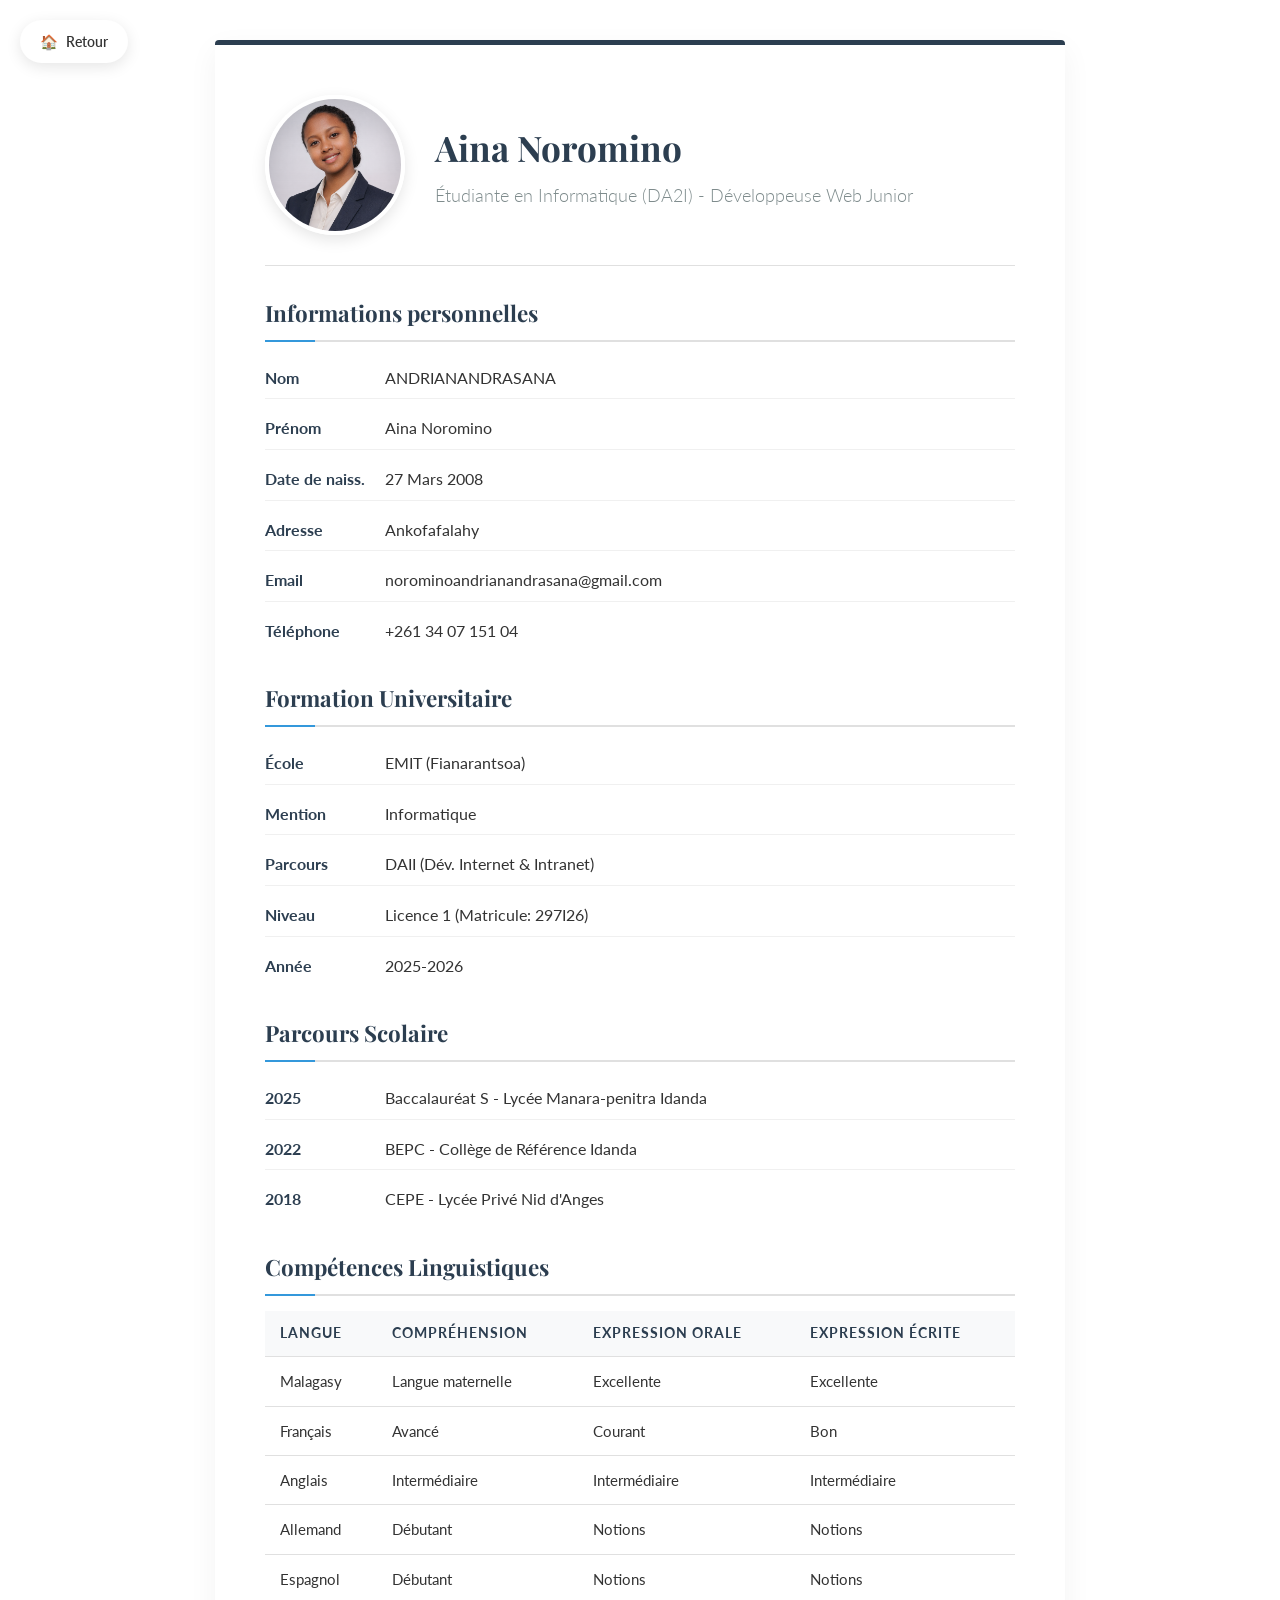
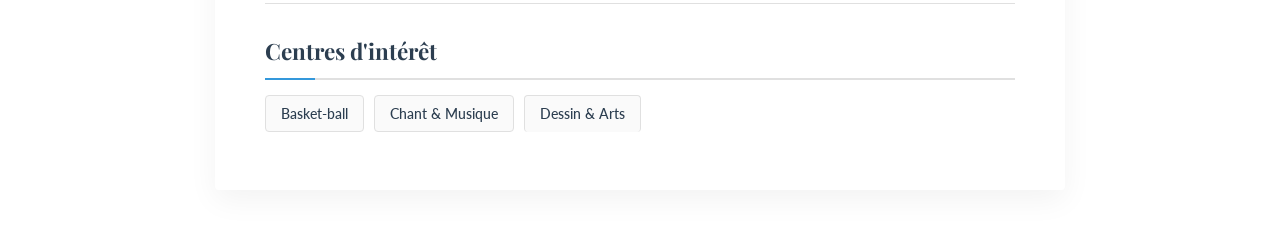
<file: Noromino/index.html>
<!DOCTYPE html>
<html lang="fr">
<head>
    <meta charset="UTF-8">
    <meta name="viewport" content="width=device-width, initial-scale=1.0">
    <title>Portfolio - Aina Noromino</title>
    <link rel="stylesheet" href="style.css">
    <link href="https://fonts.googleapis.com/css2?family=Lato:wght@300;400;700&family=Playfair+Display:wght@700&display=swap" rel="stylesheet">
    
</head>
<body>
     <a href="../index.html" class="btn-back">
        <span class="icon">🏠</span> Retour
    </a>

    <div class="container">
        
        <div class="profile-header">
            <img src="photo.png" alt="Photo de profil" class="profile-img">
            <div class="header-text">
                <h2>Aina Noromino</h2>
                <p class="subtitle">Étudiante en Informatique (DA2I) - Développeuse Web Junior</p>
            </div>
        </div>

        <h4>Informations personnelles</h4>
        <ul>
            <li><span class="info-label">Nom</span> ANDRIANANDRASANA</li>
            <li><span class="info-label">Prénom</span> Aina Noromino</li>
            <li><span class="info-label">Date de naiss.</span> 27 Mars 2008</li>
            <li><span class="info-label">Adresse</span> Ankofafalahy</li>
            <li><span class="info-label">Email</span> norominoandrianandrasana@gmail.com</li>
            <li><span class="info-label">Téléphone</span> +261 34 07 151 04</li>
        </ul>

        <h4>Formation Universitaire</h4>
        <ul>
            <li><span class="info-label">École</span> EMIT (Fianarantsoa)</li>
            <li><span class="info-label">Mention</span> Informatique</li>
            <li><span class="info-label">Parcours</span> DAII (Dév. Internet & Intranet)</li>
            <li><span class="info-label">Niveau</span> Licence 1 (Matricule: 297I26)</li>
            <li><span class="info-label">Année</span> 2025-2026</li>
        </ul>

        <h4>Parcours Scolaire</h4>
        <ul>
            <li><span class="info-label">2025</span> Baccalauréat S - Lycée Manara-penitra Idanda</li>
            <li><span class="info-label">2022</span> BEPC - Collège de Référence Idanda</li>
            <li><span class="info-label">2018</span> CEPE - Lycée Privé Nid d'Anges</li>
        </ul>

        <h4>Compétences Linguistiques</h4>
        <table>
            <thead>
                <tr>
                    <th>Langue</th>
                    <th>Compréhension</th>
                    <th>Expression Orale</th>
                    <th>Expression Écrite</th>
                </tr>
            </thead>
            <tbody>
                <tr>
                    <td>Malagasy</td>
                    <td>Langue maternelle</td>
                    <td>Excellente</td>
                    <td>Excellente</td>
                </tr>
                <tr>
                    <td>Français</td>
                    <td>Avancé</td>
                    <td>Courant</td>
                    <td>Bon</td>
                </tr>
                <tr>
                    <td>Anglais</td>
                    <td>Intermédiaire</td>
                    <td>Intermédiaire</td>
                    <td>Intermédiaire</td>
                </tr>
                <tr>
                    <td>Allemand</td>
                    <td>Débutant</td>
                    <td>Notions</td>
                    <td>Notions</td>
                </tr><tr>
                    <td>Espagnol</td>
                    <td>Débutant</td>
                    <td>Notions</td>
                    <td>Notions</td>
                </tr>
            </tbody>
        </table>

        <h4>Centres d'intérêt</h4>
        <ul class="hobbies-list">
            <li>Basket-ball</li>
            <li>Chant & Musique</li>
            <li>Dessin & Arts</li>
        </ul>

    </div>

</body>
</html>
</file>
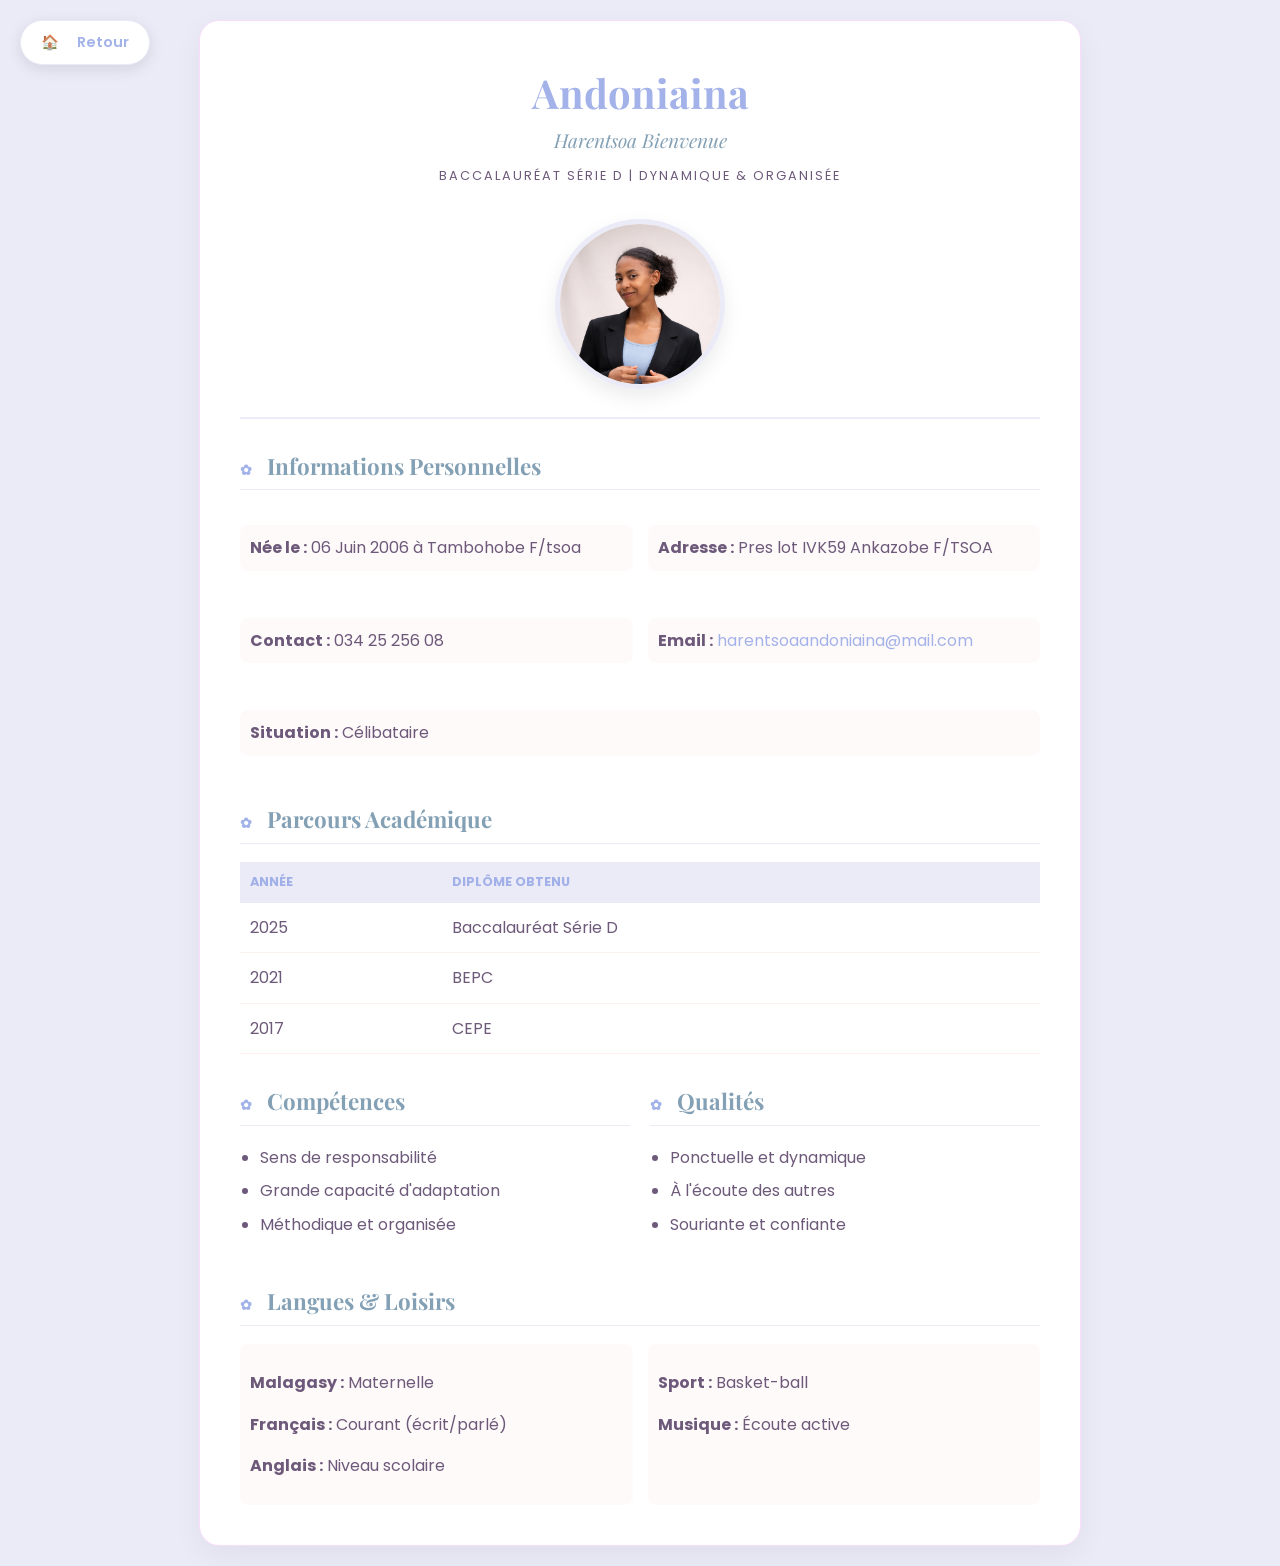
<file: aina/aina.html>
<!DOCTYPE html>
<html lang="fr">
<head>
    <meta charset="UTF-8">
    <meta name="viewport" content="width=device-width, initial-scale=1.0">
    <title>Portfolio - Andoniaina Harentsoa</title>
    <link rel="stylesheet" href="style.css">
    <link href="https://fonts.googleapis.com/css2?family=Playfair+Display:ital,wght@0,700;1,400&family=Poppins:wght@300;400;600&display=swap" rel="stylesheet">
</head>
<body>
    <a href="../index.html" class="btn-back">
        <span class="icon">🏠</span> Retour
    </a>

    <div class="container">
        <header>
            <h1>Andoniaina <span>Harentsoa Bienvenue</span></h1>
            <p class="subtitle">Baccalauréat Série D | Dynamique & Organisée</p>
            <img src="sary.png" alt="" class="profile-pic">
        </header>

        <main>
            <section class="info-section">
                <h2><span class="icon">✿</span> Informations Personnelles</h2>
                <div class="info-grid">
                    <p><strong>Née le :</strong> 06 Juin 2006 à Tambohobe F/tsoa</p>
                    <p><strong>Adresse :</strong> Pres lot IVK59 Ankazobe F/TSOA</p>
                    <p><strong>Contact :</strong> 034 25 256 08</p>
                    <p><strong>Email :</strong> <a href="mailto:harentsoaandoniaina@mail.com">harentsoaandoniaina@mail.com</a></p>
                    <p><strong>Situation :</strong> Célibataire</p>
                </div>
            </section>

            <section>
                <h2><span class="icon">✿</span> Parcours Académique</h2>
                <table>
                    <thead>
                        <tr>
                            <th>Année</th>
                            <th>Diplôme Obtenu</th>
                        </tr>
                    </thead>
                    <tbody>
                        <tr>
                            <td>2025</td>
                            <td>Baccalauréat Série D</td>
                        </tr>
                        <tr>
                            <td>2021</td>
                            <td>BEPC</td>
                        </tr>
                        <tr>
                            <td>2017</td>
                            <td>CEPE</td>
                        </tr>
                    </tbody>
                </table>
            </section>

            <div class="two-columns">
                <section>
                    <h2><span class="icon">✿</span> Compétences</h2>
                    <ul>
                        <li>Sens de responsabilité</li>
                        <li>Grande capacité d'adaptation</li>
                        <li>Méthodique et organisée</li>
                    </ul>
                </section>

                <section>
                    <h2><span class="icon">✿</span> Qualités</h2>
                    <ul>
                        <li>Ponctuelle et dynamique</li>
                        <li>À l'écoute des autres</li>
                        <li>Souriante et confiante</li>
                    </ul>
                </section>
            </div>

            <section>
                <h2><span class="icon">✿</span> Langues & Loisirs</h2>
                <div class="footer-flex">
                    <div class="languages">
                        <p><strong>Malagasy :</strong> Maternelle</p>
                        <p><strong>Français :</strong> Courant (écrit/parlé)</p>
                        <p><strong>Anglais :</strong> Niveau scolaire</p>
                    </div>
                    <div class="hobbies">
                        <p><strong>Sport :</strong> Basket-ball</p>
                        <p><strong>Musique :</strong> Écoute active</p>
                    </div>
                </div>
            </section>
        </main>
    </div>

</body>
</html>
</file>
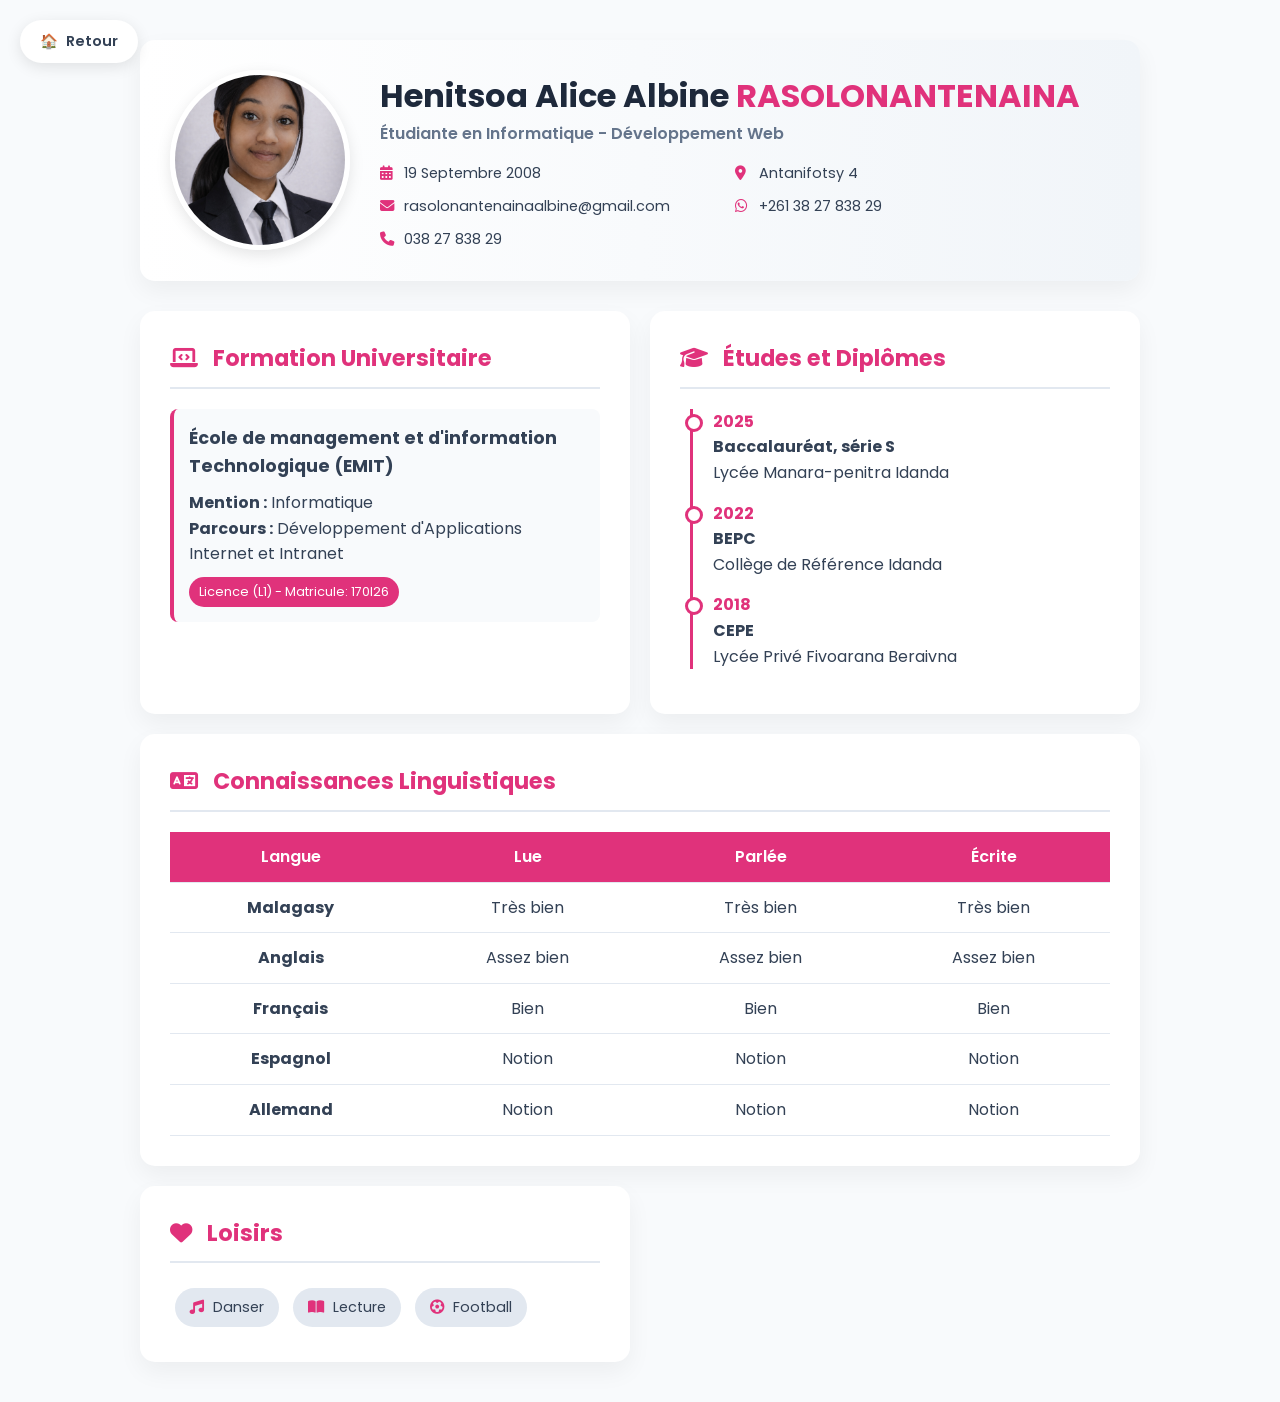
<file: Albine/projet.html>
<!DOCTYPE html>
<html lang="fr">
<head>
    <meta charset="UTF-8">
    <meta name="viewport" content="width=device-width, initial-scale=1.0">
    <title>Portfolio | Henitsoa Alice Albine</title>
    <link href="https://fonts.googleapis.com/css2?family=Poppins:wght@300;400;600&display=swap" rel="stylesheet">
    <link rel="stylesheet" href="https://cdnjs.cloudflare.com/ajax/libs/font-awesome/6.4.0/css/all.min.css">
    <link rel="stylesheet" href="css/style.css">
</head>
<body>
 <a href="../index.html" class="btn-back">
        <span class="icon">🏠</span> Retour
    </a>
    <div class="container">
        <header class="card profile-header">
            <img src="sary/profil.png" alt="Photo de profil" class="profile-img">
            <div class="profile-info">
                <h1>Henitsoa Alice Albine <span>RASOLONANTENAINA</span></h1>
                <p class="subtitle">Étudiante en Informatique - Développement Web</p>
                <ul class="contact-list">
                    <li><i class="fas fa-calendar-alt"></i> 19 Septembre 2008</li>
                    <li><i class="fas fa-map-marker-alt"></i> Antanifotsy 4</li>
                    <li><i class="fas fa-envelope"></i> rasolonantenainaalbine@gmail.com</li>
                    <li><i class="fab fa-whatsapp"></i> +261 38 27 838 29</li>
                    <li><i class="fas fa-phone"></i> 038 27 838 29</li>
                </ul>
            </div>
        </header>

        <div class="grid-layout">
            
            <section class="card">
                <h2><i class="fas fa-laptop-code"></i> Formation Universitaire</h2>
                <div class="formation-box">
                    <h3>École de management et d'information Technologique (EMIT)</h3>
                    <p><strong>Mention :</strong> Informatique</p>
                    <p><strong>Parcours :</strong> Développement d'Applications Internet et Intranet</p>
                    <span class="badge">Licence (L1) - Matricule: 170I26</span>
                </div>
            </section>

            <section class="card">
                <h2><i class="fas fa-graduation-cap"></i> Études et Diplômes</h2>
                <ul class="timeline">
                    <li>
                        <span class="date">2025</span>
                        <p><strong>Baccalauréat, série S</strong><br>Lycée Manara-penitra Idanda</p>
                    </li>
                    <li>
                        <span class="date">2022</span>
                        <p><strong>BEPC</strong><br>Collège de Référence Idanda</p>
                    </li>
                    <li>
                        <span class="date">2018</span>
                        <p><strong>CEPE</strong><br>Lycée Privé Fivoarana Beraivna</p>
                    </li>
                </ul>
            </section>

            <section class="card full-width">
                <h2><i class="fas fa-language"></i> Connaissances Linguistiques</h2>
                <div class="table-container">
                    <table>
                        <thead>
                            <tr>
                                <th>Langue</th>
                                <th>Lue</th>
                                <th>Parlée</th>
                                <th>Écrite</th>
                            </tr>
                        </thead>
                        <tbody>
                            <tr>
                                <td><strong>Malagasy</strong></td>
                                <td>Très bien</td>
                                <td>Très bien</td>
                                <td>Très bien</td>
                            </tr>
                            <tr>
                                <td><strong>Anglais</strong></td>
                                <td>Assez bien</td>
                                <td>Assez bien</td>
                                <td>Assez bien</td>
                            </tr>
                            <tr>
                                <td><strong>Français</strong></td>
                                <td>Bien</td>
                                <td>Bien</td>
                                <td>Bien</td>
                            </tr>
                            <tr>
                                <td><strong>Espagnol</strong></td>
                                <td>Notion</td>
                                <td>Notion</td>
                                <td>Notion</td>
                            </tr>
                            <tr>
                                <td><strong>Allemand</strong></td>
                                <td>Notion</td>
                                <td>Notion</td>
                                <td>Notion</td>
                            </tr>
                        </tbody>
                    </table>
                </div>
            </section>

            <section class="card">
                <h2><i class="fas fa-heart"></i> Loisirs</h2>
                <ul class="hobbies">
                    <li><i class="fas fa-music"></i> Danser</li>
                    <li><i class="fas fa-book-open"></i> Lecture</li>
                    <li><i class="fas fa-futbol"></i> Football</li>
                </ul>
            </section>

        </div>
    </div>

</body>
</html>
</file>
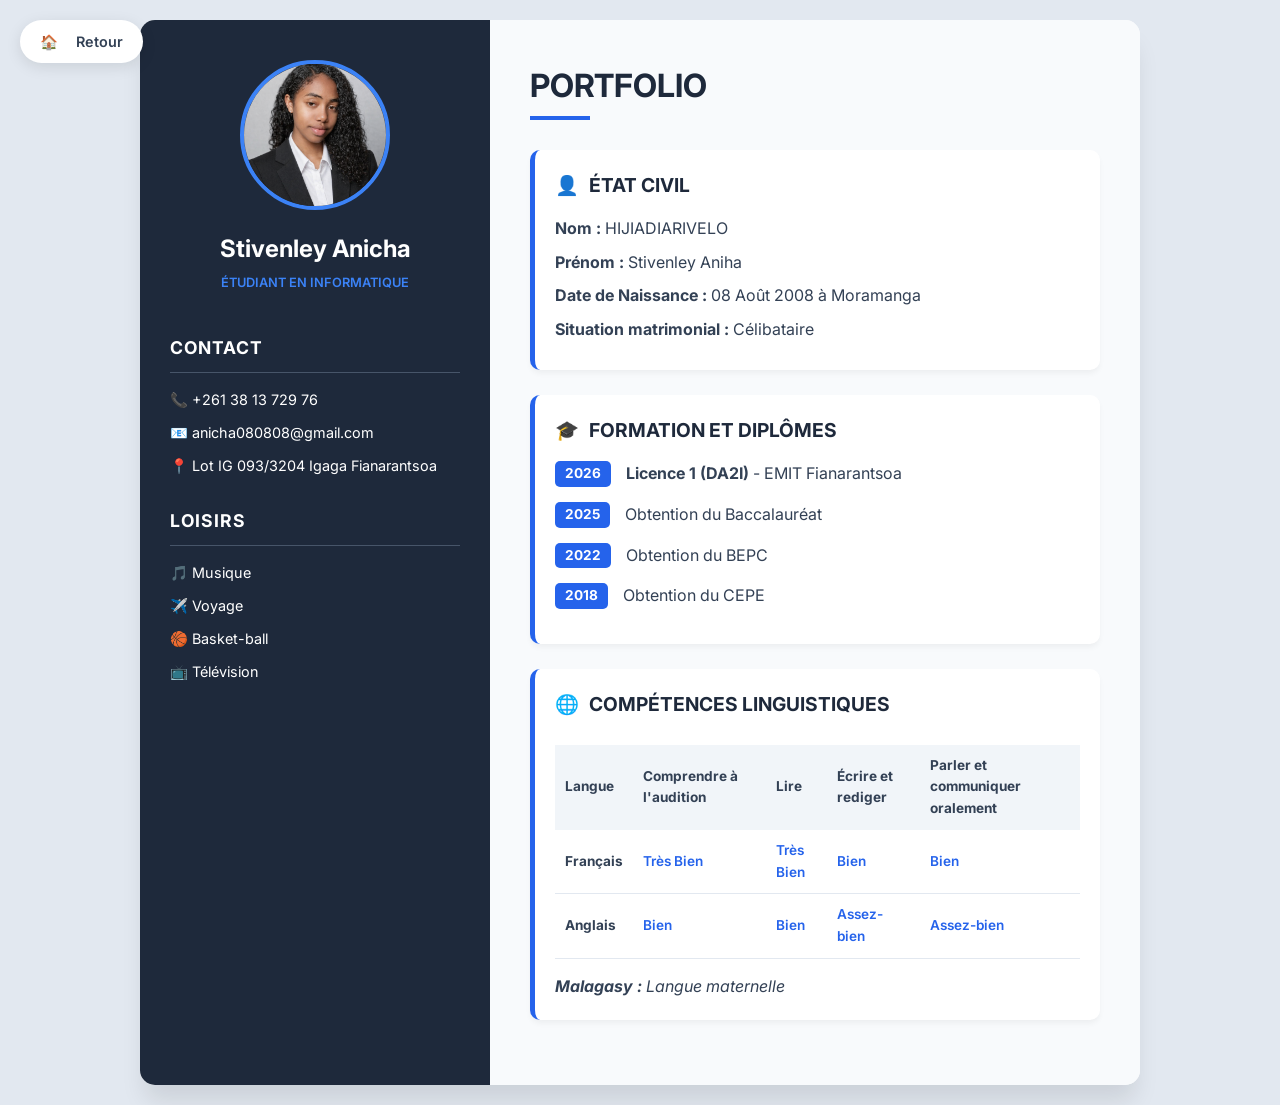
<file: Anicha/page.html>
<!DOCTYPE html>
<html lang="fr">
<head>
    <meta charset="UTF-8">
    <meta name="viewport" content="width=device-width, initial-scale=1.0">
    <title>CV | Stivenley Aniha</title>
    <link rel="stylesheet" href="page.css">
    <link href="https://fonts.googleapis.com/css2?family=Inter:wght@300;400;600;700&display=swap" rel="stylesheet">
</head>
<body>
 <a href="../index.html" class="btn-back">
        <span class="icon">🏠</span> Retour
    </a>
    <div class="cv-container">
        <aside class="sidebar">
            <div class="profile-section">
                <div class="img-container">
                    <img src="sary.png" alt="Photo de Stivenley Aniha"> 
                </div>
                <h1>Stivenley Anicha</h1>
                <p class="title-sub">Étudiant en Informatique</p>
            </div>

            <div class="info-section">
                <h3>CONTACT</h3>
                <p><strong>📞</strong> +261 38 13 729 76</p>
                <p><strong>📧</strong> anicha080808@gmail.com</p>
                <p><strong>📍</strong> Lot IG 093/3204 Igaga Fianarantsoa</p>
            </div>

            <div class="info-section">
                <h3>LOISIRS</h3>
                <ul>
                    <li>🎵 Musique</li>
                    <li>✈️ Voyage</li>
                    <li>🏀 Basket-ball</li>
                    <li>📺 Télévision</li>
                </ul>
            </div>
        </aside>

        <main class="main-content">
            <section class="intro-header">
                <h2>PORTFOLIO</h2>
                <div class="underline"></div>
            </section>

            <section class="card animate-up">
                <h3><span class="icon">👤</span> ÉTAT CIVIL</h3>
                <div class="grid-info">
                    <p><strong>Nom :</strong> HIJIADIARIVELO</p>
                    <p><strong>Prénom :</strong> Stivenley Aniha</p>
                    <p><strong>Date de Naissance :</strong> 08 Août 2008 à Moramanga</p>
                    <p><strong>Situation matrimonial :</strong> Célibataire</p>
                </div>
            </section>

            <section class="card animate-up" style="animation-delay: 0.2s;">
                <h3><span class="icon">🎓</span> FORMATION ET DIPLÔMES</h3>
                <div class="timeline">
                    <div class="timeline-item">
                        <span class="year">2026</span>
                        <p><strong>Licence 1 (DA2I)</strong> - EMIT Fianarantsoa</p>
                    </div>
                    <div class="timeline-item">
                        <span class="year">2025</span>
                        <p>Obtention du Baccalauréat</p>
                    </div>
                    <div class="timeline-item">
                        <span class="year">2022</span>
                        <p>Obtention du BEPC</p>
                    </div>
                    <div class="timeline-item">
                        <span class="year">2018</span>
                        <p>Obtention du CEPE</p>
                    </div>
                </div>
            </section>

            <section class="card animate-up" style="animation-delay: 0.4s;">
                <h3><span class="icon">🌐</span> COMPÉTENCES LINGUISTIQUES</h3>
                <div class="table-container">
                    <table>
                        <thead>
                            <tr>
                                <th>Langue</th>
                                <th>Comprendre à l'audition</th>
                                <th>Lire</th>
                                <th>Écrire et rediger</th>
                                <th>Parler et communiquer oralement</th>
                            </tr>
                        </thead>
                        <tbody>
                            <tr>
                                <td><strong>Français</strong></td>
                                <td class="level">Très Bien</td>
                                <td class="level">Très Bien</td>
                                <td class="level">Bien</td>
                                <td class="level">Bien</td>
                            </tr>
                            <tr>
                                <td><strong>Anglais</strong></td>
                                <td class="level">Bien</td>
                                <td class="level">Bien</td>
                                <td class="level">Assez-bien</td>
                                <td class="level">Assez-bien</td>
                            </tr>
                        </tbody>
                    </table>
                </div>
                <p class="lang-extra"><strong>Malagasy :</strong> Langue maternelle</p>
            </section>
        </main>
    </div>

</body>
</html>
</file>
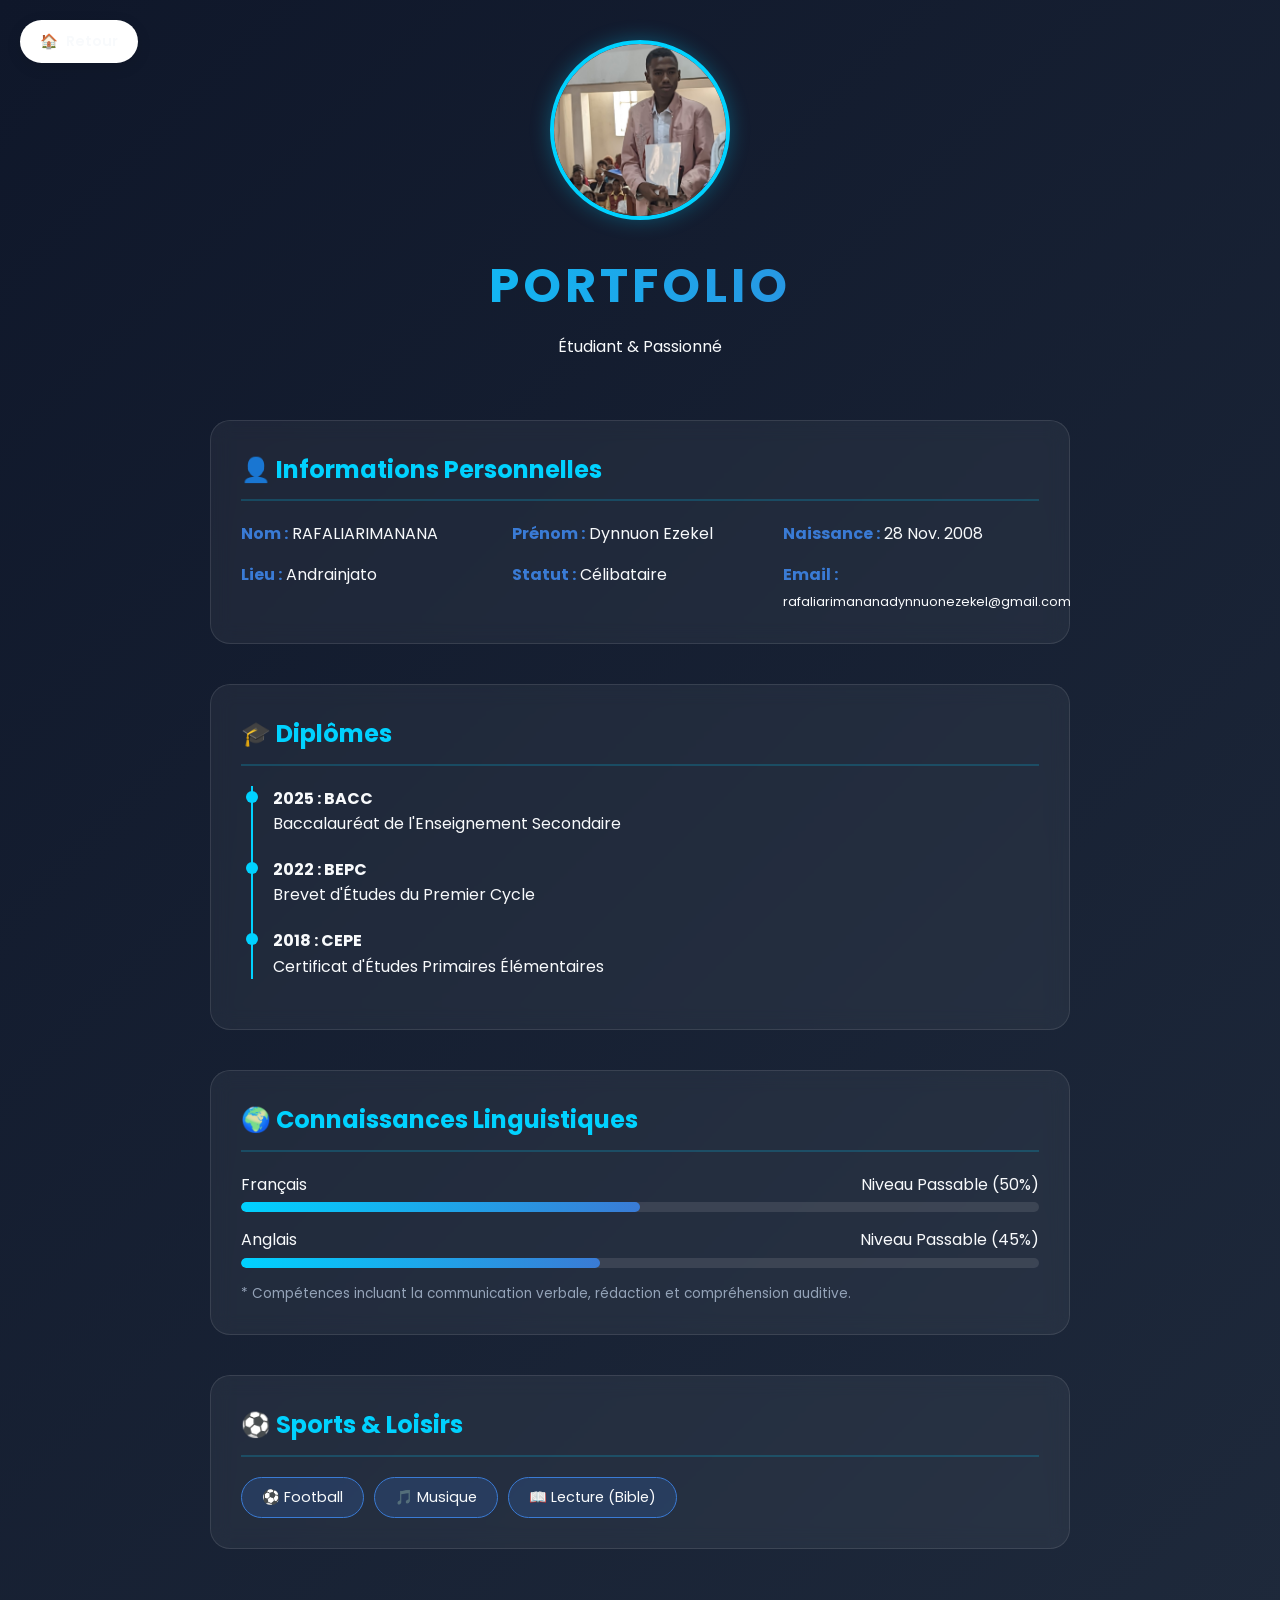
<file: ezekel/dynnuon.html>
<!DOCTYPE html>
<html lang="fr">
<head>
    <meta charset="UTF-8">
    <meta name="viewport" content="width=device-width, initial-scale=1.0">
    <link rel="stylesheet" href="style.css">
    <title>Portfolio | Dynnuon Ezekel</title>
    <link href="https://fonts.googleapis.com/css2?family=Poppins:wght@300;400;600;700&display=swap" rel="stylesheet">
    
</head>
<body>
     <a href="../index.html" class="btn-back">
        <span class="icon">🏠</span> Retour
    </a>

    <div class="container">
        
        <header class="reveal">
            <img src="Ezekel.jpg" alt="Dynnuon Ezekel" class="profile-img">
            <h1>Portfolio</h1>
            <p>Étudiant & Passionné</p>
        </header>

        <section class="reveal">
            <h2>👤 Informations Personnelles</h2>
            <div class="info-grid">
                <div class="info-item"><b>Nom :</b> RAFALIARIMANANA</div>
                <div class="info-item"><b>Prénom :</b> Dynnuon Ezekel</div>
                <div class="info-item"><b>Naissance :</b> 28 Nov. 2008</div>
                <div class="info-item"><b>Lieu :</b> Andrainjato</div>
                <div class="info-item"><b>Statut :</b> Célibataire</div>
                <div class="info-item"><b>Email :</b> <span style="font-size: 0.8rem;">rafaliarimananadynnuonezekel@gmail.com</span></div>
            </div>
        </section>

        <section class="reveal">
            <h2>🎓 Diplômes</h2>
            <div class="timeline">
                <div class="timeline-item">
                    <strong>2025 : BACC</strong>
                    <p>Baccalauréat de l'Enseignement Secondaire</p>
                </div>
                <div class="timeline-item">
                    <strong>2022 : BEPC</strong>
                    <p>Brevet d'Études du Premier Cycle</p>
                </div>
                <div class="timeline-item">
                    <strong>2018 : CEPE</strong>
                    <p>Certificat d'Études Primaires Élémentaires</p>
                </div>
            </div>
        </section>

        <section class="reveal">
            <h2>🌍 Connaissances Linguistiques</h2>
            
            <div class="skill-bar">
                <div class="skill-name"><span>Français</span> <span>Niveau Passable (50%)</span></div>
                <div class="progress-bg"><div class="progress-fill" style="width: 50%;"></div></div>
            </div>

            <div class="skill-bar">
                <div class="skill-name"><span>Anglais</span> <span>Niveau Passable (45%)</span></div>
                <div class="progress-bg"><div class="progress-fill" style="width: 45%;"></div></div>
            </div>
            
            <p style="margin-top:15px; font-size: 0.85rem; color: #94a3b8;">
                * Compétences incluant la communication verbale, rédaction et compréhension auditive.
            </p>
        </section>

        <section class="reveal">
            <h2>⚽ Sports & Loisirs</h2>
            <div class="hobbies-list">
                <span class="hobby-tag">⚽ Football</span>
                <span class="hobby-tag">🎵 Musique</span>
                <span class="hobby-tag">📖 Lecture (Bible)</span>
            </div>
        </section>

    </div>

    <script>
        // Petite animation pour remplir les barres de progression au chargement
        window.addEventListener('load', () => {
            const fills = document.querySelectorAll('.progress-fill');
            fills.forEach(fill => {
                const width = fill.style.width;
                fill.style.width = '0';
                setTimeout(() => {
                    fill.style.width = width;
                }, 200);
            });
        });
    </script>
</body>
</html>
</file>
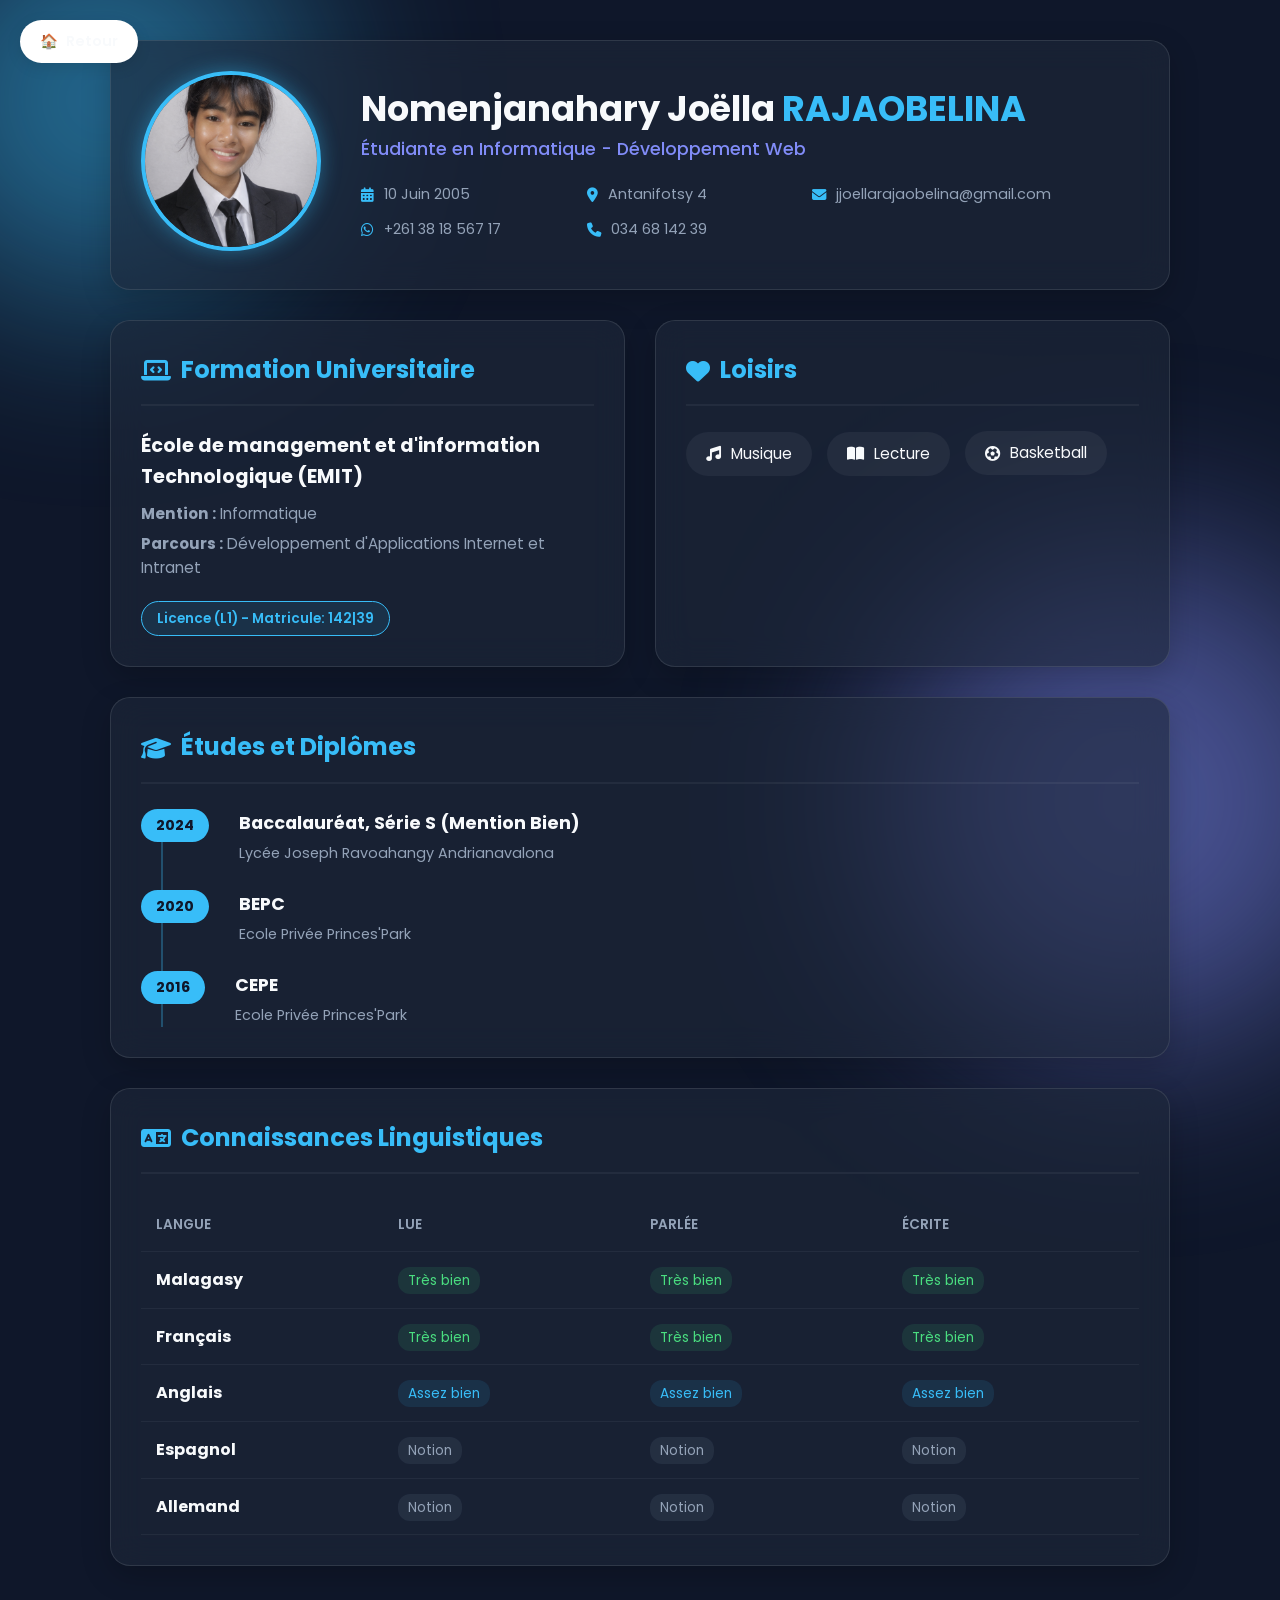
<file: JoellaHTML/CurriculumVitae.html>
<!DOCTYPE html>
<html lang="fr">
<head>
    <meta charset="UTF-8">
    <meta name="viewport" content="width=device-width, initial-scale=1.0">
    <title>Portfolio | Joëlla</title>
    <link href="https://fonts.googleapis.com/css2?family=Poppins:wght@300;400;500;600;700&display=swap" rel="stylesheet">
    <link rel="stylesheet" href="https://cdnjs.cloudflare.com/ajax/libs/font-awesome/6.4.0/css/all.min.css">
    <link rel="stylesheet" href="css/style.css">
</head>
<body>
     <a href="../index.html" class="btn-back">
        <span class="icon">🏠</span> Retour
    </a>

    <div class="bg-shape shape-1"></div>
    <div class="bg-shape shape-2"></div>

    <div class="container">
        
        <header class="card profile-header">
            <div class="img-container">
                <img src="sary/sary.png" alt="Photo de profil de Joëlla" class="profile-img">
            </div>
            <div class="profile-info">
                <h1>Nomenjanahary Joëlla <span>RAJAOBELINA</span></h1>
                <p class="subtitle">Étudiante en Informatique - Développement Web</p>
                <div class="contact-grid">
                    <div class="contact-item"><i class="fas fa-calendar-alt"></i> 10 Juin 2005</div>
                    <div class="contact-item"><i class="fas fa-map-marker-alt"></i> Antanifotsy 4</div>
                    <div class="contact-item"><i class="fas fa-envelope"></i> jjoellarajaobelina@gmail.com</div>
                    <div class="contact-item"><i class="fab fa-whatsapp"></i> +261 38 18 567 17</div>
                    <div class="contact-item"><i class="fas fa-phone"></i> 034 68 142 39</div>
                </div>
            </div>
        </header>

        <div class="grid-layout">
            
            <section class="card">
                <h2><i class="fas fa-laptop-code"></i> Formation Universitaire</h2>
                <div class="formation-box">
                    <h3>École de management et d'information Technologique (EMIT)</h3>
                    <p><strong>Mention :</strong> Informatique</p>
                    <p><strong>Parcours :</strong> Développement d'Applications Internet et Intranet</p>
                    <span class="badge">Licence (L1) - Matricule: 142|39</span>
                </div>
            </section>

            <section class="card">
                <h2><i class="fas fa-heart"></i> Loisirs</h2>
                <ul class="hobbies">
                    <li><i class="fas fa-music"></i> Musique</li>
                    <li><i class="fas fa-book-open"></i> Lecture</li>
                    <li><i class="fas fa-futbol"></i> Basketball</li>
                </ul>
            </section>

            <section class="card full-width">
                <h2><i class="fas fa-graduation-cap"></i> Études et Diplômes</h2>
                <ul class="timeline">
                    <li>
                        <span class="date">2024</span>
                        <div class="timeline-content">
                            <h3>Baccalauréat, Série S (Mention Bien)</h3>
                            <p>Lycée Joseph Ravoahangy Andrianavalona</p>
                        </div>
                    </li>
                    <li>
                        <span class="date">2020</span>
                        <div class="timeline-content">
                            <h3>BEPC</h3>
                            <p>Ecole Privée Princes'Park</p>
                        </div>
                    </li>
                    <li>
                        <span class="date">2016</span>
                        <div class="timeline-content">
                            <h3>CEPE</h3>
                            <p>Ecole Privée Princes'Park</p>
                        </div>
                    </li>
                </ul>
            </section>

            <section class="card full-width">
                <h2><i class="fas fa-language"></i> Connaissances Linguistiques</h2>
                <div class="table-container">
                    <table>
                        <thead>
                            <tr>
                                <th>Langue</th>
                                <th>Lue</th>
                                <th>Parlée</th>
                                <th>Écrite</th>
                            </tr>
                        </thead>
                        <tbody>
                            <tr>
                                <td><strong>Malagasy</strong></td>
                                <td><span class="level perfect">Très bien</span></td>
                                <td><span class="level perfect">Très bien</span></td>
                                <td><span class="level perfect">Très bien</span></td>
                            </tr>
                            <tr>
                                <td><strong>Français</strong></td>
                                <td><span class="level perfect">Très bien</span></td>
                                <td><span class="level perfect">Très bien</span></td>
                                <td><span class="level perfect">Très bien</span></td>
                            </tr>
                            <tr>
                                <td><strong>Anglais</strong></td>
                                <td><span class="level good">Assez bien</span></td>
                                <td><span class="level good">Assez bien</span></td>
                                <td><span class="level good">Assez bien</span></td>
                            </tr>
                            <tr>
                                <td><strong>Espagnol</strong></td>
                                <td><span class="level basic">Notion</span></td>
                                <td><span class="level basic">Notion</span></td>
                                <td><span class="level basic">Notion</span></td>
                            </tr>
                            <tr>
                                <td><strong>Allemand</strong></td>
                                <td><span class="level basic">Notion</span></td>
                                <td><span class="level basic">Notion</span></td>
                                <td><span class="level basic">Notion</span></td>
                            </tr>
                        </tbody>
                    </table>
                </div>
            </section>

        </div>
    </div>

</body>
</html>
</file>
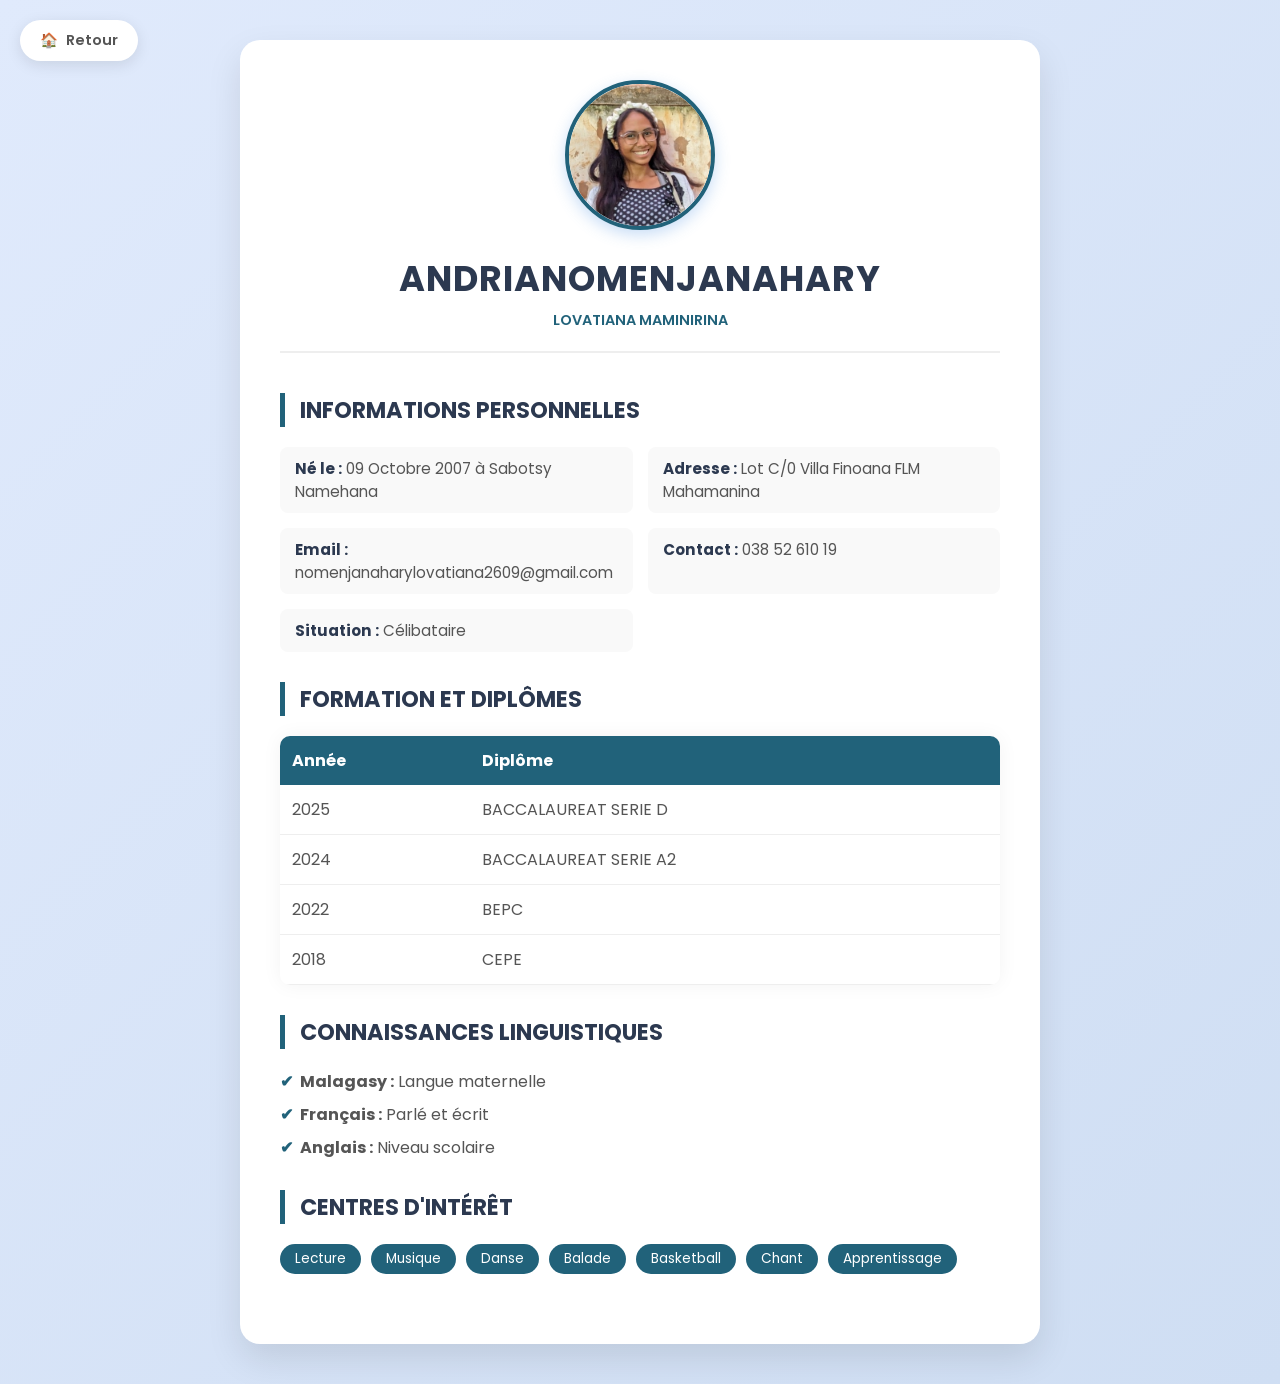
<file: Lovatiana/home.html>
<!DOCTYPE html>
<html lang="fr">
<head>
    <meta charset="UTF-8">
    <meta http-equiv="X-UA-Compatible" content="IE=edge">
    <meta name="viewport" content="width=device-width, initial-scale=1.0">
    <link rel="stylesheet" href="css/style.css">
    <title>CV - Lovatiana Maminirina</title>
    <link href="https://fonts.googleapis.com/css2?family=Poppins:wght@300;400;600&display=swap" rel="stylesheet">
    
    
</head>
<body>
     <a href="../index.html" class="btn-back">
        <span class="icon">🏠</span> Retour
    </a>

    <div class="cv-container">
        <header>
            <img src="images/sary.jpg" alt="Photo de profil" class="profile-img">
            <h1>ANDRIANOMENJANAHARY</h1>
            <p class="subtitle">Lovatiana Maminirina</p>
        </header>

        <section>
            <h2>Informations Personnelles</h2>
            <div class="info-grid">
                <div class="info-item"><strong>Né le :</strong> 09 Octobre 2007 à Sabotsy Namehana</div>
                <div class="info-item"><strong>Adresse :</strong> Lot C/0 Villa Finoana FLM Mahamanina</div>
                <div class="info-item"><strong>Email :</strong> nomenjanaharylovatiana2609@gmail.com</div>
                <div class="info-item"><strong>Contact :</strong> 038 52 610 19</div>
                <div class="info-item"><strong>Situation :</strong> Célibataire</div>
            </div>
        </section>

        <section>
            <h2>Formation et Diplômes</h2>
            <table>
                <thead>
                    <tr>
                        <th>Année</th>
                        <th>Diplôme</th>
                    </tr>
                </thead>
                <tbody>
                    <tr>
                        <td>2025</td>
                        <td>BACCALAUREAT SERIE D</td>
                    </tr>
                    <tr>
                        <td>2024</td>
                        <td>BACCALAUREAT SERIE A2</td>
                    </tr>
                    <tr>
                        <td>2022</td>
                        <td>BEPC</td>
                    </tr>
                    <tr>
                        <td>2018</td>
                        <td>CEPE</td>
                    </tr>
                </tbody>
            </table>
        </section>

        <section class="skills-list">
            <h2>Connaissances Linguistiques</h2>
            <p><strong>Malagasy :</strong> Langue maternelle</p>
            <p><strong>Français :</strong> Parlé et écrit</p>
            <p><strong>Anglais :</strong> Niveau scolaire</p>
        </section>

        <section>
            <h2>Centres d'intérêt</h2>
            <div class="hobbies-tags">
                <span class="tag">Lecture</span>
                <span class="tag">Musique</span>
                <span class="tag">Danse</span>
                <span class="tag">Balade</span>
                <span class="tag">Basketball</span>
                <span class="tag">Chant</span>
                <span class="tag">Apprentissage</span>
            </div>
    
            
        </section>
    </div>

</body>
</html>
</file>
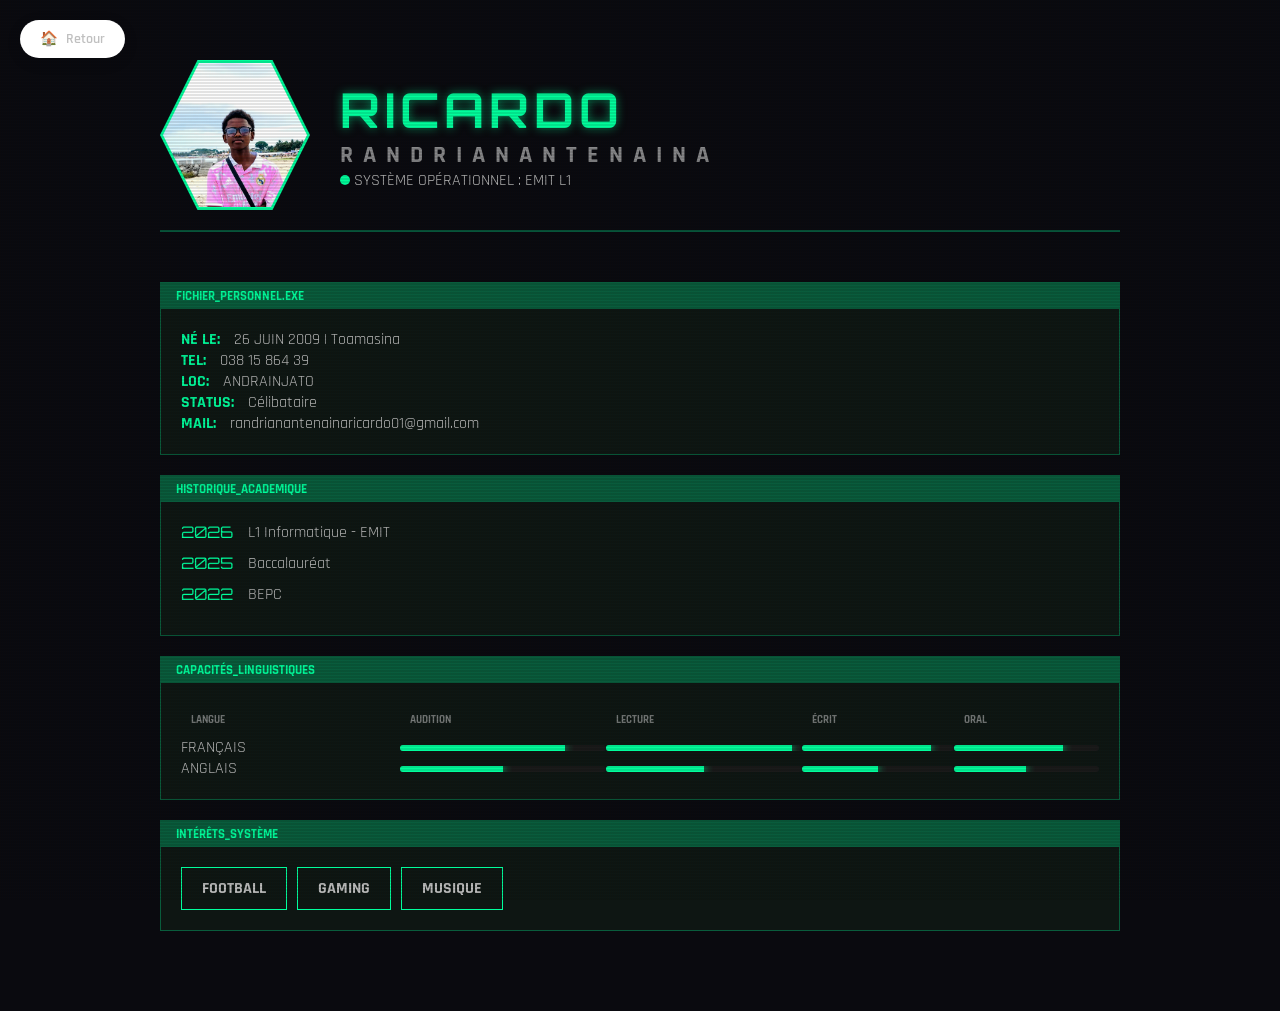
<file: ricardo/accueil.html>
<!DOCTYPE html>
<html lang="fr">
<head>
    <meta charset="UTF-8">
    <meta name="viewport" content="width=device-width, initial-scale=1.0">
    <link rel="stylesheet" href="style.css">
    <title>Bio-Data | Ricardo</title>
    <link href="https://fonts.googleapis.com/css2?family=Orbitron:wght@400;700&family=Rajdhani:wght@300;500;700&display=swap" rel="stylesheet">
</head>
<body class="cyber-interface">
     <a href="../index.html" class="btn-back">
        <span class="icon">🏠</span> Retour
    </a>
    <div class="crt-overlay"></div>

    <main class="main-frame">
        <header class="profile-header">
            <div class="hexagon-wrapper">
                <img src="image/profil.jpg" alt="Ricardo" class="profile-pic">
            </div>
            <div class="title-block">
                <h1 class="glitch-text" data-text="RICARDO">RICARDO</h1>
                <h2 class="last-name">RANDRIANANTENAINA</h2>
                <div class="status-bar">
                    <span class="status-blink"></span> SYSTÈME OPÉRATIONNEL : EMIT L1
                </div>
            </div>
        </header>

        <div class="content-grid">
            <section class="data-module">
                <div class="module-header">FICHIER_PERSONNEL.exe</div>
                <div class="module-body">
                    <p><span class="tag">NÉ LE:</span> 26 JUIN 2009 | Toamasina</p>
                    <p><span class="tag">TEL:</span> 038 15 864 39</p>
                    <p><span class="tag">LOC:</span> ANDRAINJATO</p>
                    <p><span class="tag">STATUS:</span> Célibataire</p>
                    <p><span class="tag">MAIL:</span> <span class="email-text">randrianantenainaricardo01@gmail.com</span></p>
                </div>
            </section>

            <section class="data-module">
                <div class="module-header">HISTORIQUE_ACADEMIQUE</div>
                <div class="module-body timeline">
                    <div class="event"><span class="year">2026</span><p>L1 Informatique - EMIT</p></div>
                    <div class="event"><span class="year">2025</span><p>Baccalauréat</p></div>
                    <div class="event"><span class="year">2022</span><p>BEPC</p></div>
                </div>
            </section>

            <section class="data-module wide">
                <div class="module-header">CAPACITÉS_LINGUISTIQUES</div>
                <div class="module-body">
                    <table class="cyber-table">
                        <thead>
                            <tr>
                                <th>LANGUE</th>
                                <th>AUDITION</th>
                                <th>LECTURE</th>
                                <th>ÉCRIT</th>
                                <th>ORAL</th>
                            </tr>
                        </thead>
                        <tbody>
                            <tr>
                                <td class="lang-name">FRANÇAIS</td>
                                <td><div class="bar"><div class="fill" style="width: 80%"></div></div></td>
                                <td><div class="bar"><div class="fill" style="width: 95%"></div></div></td>
                                <td><div class="bar"><div class="fill" style="width: 85%"></div></div></td>
                                <td><div class="bar"><div class="fill" style="width: 75%"></div></div></td>
                            </tr>
                            <tr>
                                <td class="lang-name">ANGLAIS</td>
                                <td><div class="bar"><div class="fill" style="width: 50%"></div></div></td>
                                <td><div class="bar"><div class="fill" style="width: 50%"></div></div></td>
                                <td><div class="bar"><div class="fill" style="width: 50%"></div></div></td>
                                <td><div class="bar"><div class="fill" style="width: 50%"></div></div></td>
                            </tr>
                        </tbody>
                    </table>
                </div>
            </section>

            <section class="data-module">
                <div class="module-header">INTÉRÊTS_SYSTÈME</div>
                <div class="module-body hobby-grid">
                    <div class="hobby-card">FOOTBALL</div>
                    <div class="hobby-card">GAMING</div>
                    <div class="hobby-card">MUSIQUE</div>
                </div>
            </section>
        </div>
    </main>
</body>
</html>
</file>
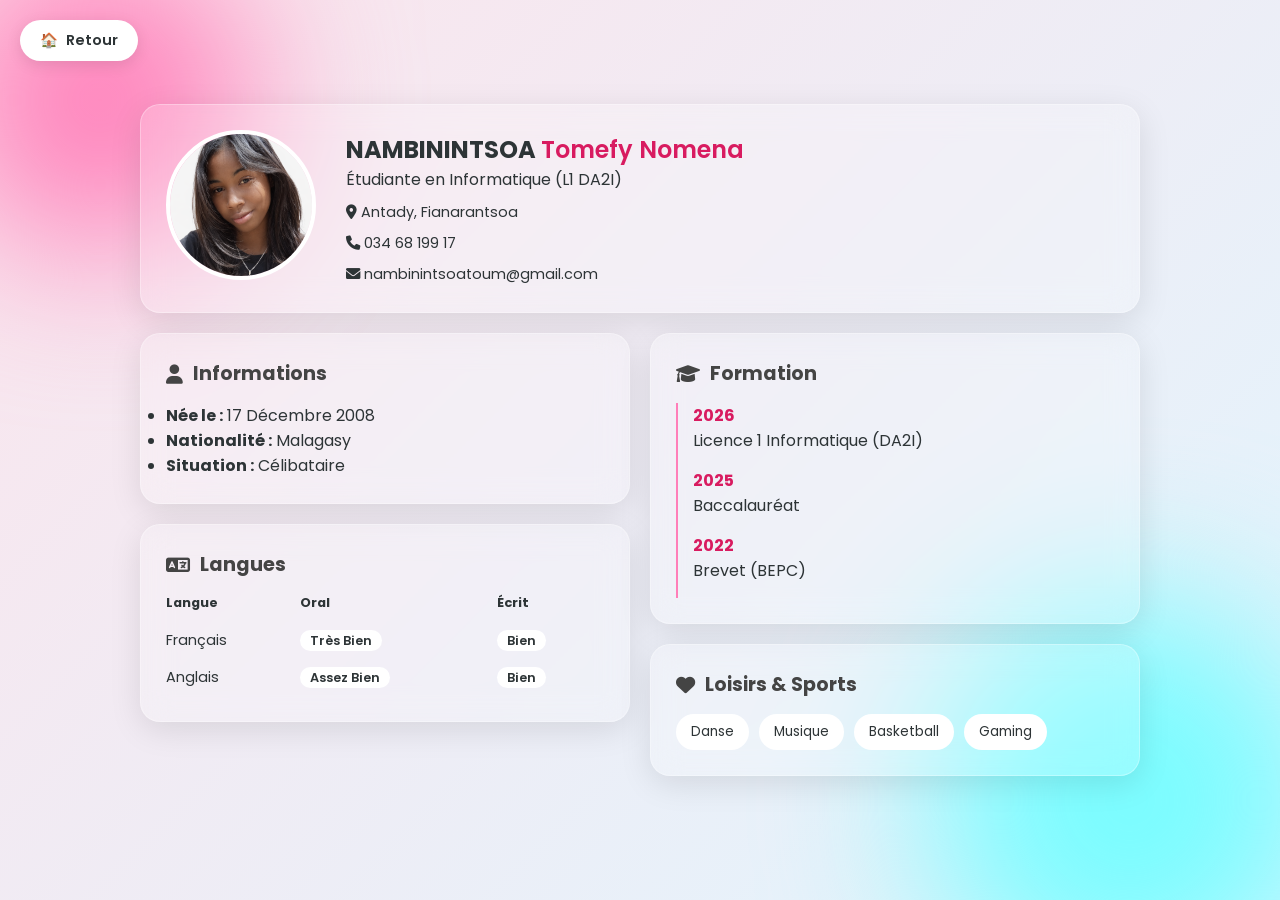
<file: tomefy/projet tomefy.html>
<!DOCTYPE html>
<html lang="fr">
<head>
    <meta charset="UTF-8">
    <meta name="viewport" content="width=device-width, initial-scale=1.0">
    <title>Portfolio | Tomefy Nomena</title>
    <link href="https://fonts.googleapis.com/css2?family=Poppins:wght@300;400;600&display=swap" rel="stylesheet">
    <link rel="stylesheet" href="https://cdnjs.cloudflare.com/ajax/libs/font-awesome/6.0.0/css/all.min.css">
    <link rel="stylesheet" href="style.css">
</head>
<body>
     <a href="../index.html" class="btn-back">
        <span class="icon">🏠</span> Retour
    </a>

    <div class="background-circles">
        <div class="circle c1"></div>
        <div class="circle c2"></div>
    </div>

    <main class="container">
        <section class="glass-card profile-section">
            <div class="profile-img">
                <img src="sary.png" alt="Photo de Tomefy">
            </div>
            <div class="profile-text">
                <h1>NAMBININTSOA <span class="highlight">Tomefy Nomena</span></h1>
                <p class="subtitle">Étudiante en Informatique (L1 DA2I)</p>
                <div class="contact-grid">
                    <span><i class="fas fa-map-marker-alt"></i> Antady, Fianarantsoa</span>
                    <span><i class="fas fa-phone"></i> 034 68 199 17</span>
                    <span><i class="fas fa-envelope"></i> nambinintsoatoum@gmail.com</span>
                </div>
            </div>
        </section>

        <div class="main-grid">
            <div class="column">
                <section class="glass-card">
                    <h2><i class="fas fa-user"></i> Informations</h2>
                    <ul>
                        <li><strong>Née le :</strong> 17 Décembre 2008</li>
                        <li><strong>Nationalité :</strong> Malagasy</li>
                        <li><strong>Situation :</strong> Célibataire</li>
                    </ul>
                </section>

                <section class="glass-card">
                    <h2><i class="fas fa-language"></i> Langues</h2>
                    <table>
                        <thead>
                            <tr>
                                <th>Langue</th>
                                <th>Oral</th>
                                <th>Écrit</th>
                            </tr>
                        </thead>
                        <tbody>
                            <tr>
                                <td>Français</td>
                                <td><span class="badge">Très Bien</span></td>
                                <td><span class="badge">Bien</span></td>
                            </tr>
                            <tr>
                                <td>Anglais</td>
                                <td><span class="badge">Assez Bien</span></td>
                                <td><span class="badge">Bien</span></td>
                            </tr>
                        </tbody>
                    </table>
                </section>
            </div>

            <div class="column">
                <section class="glass-card">
                    <h2><i class="fas fa-graduation-cap"></i> Formation</h2>
                    <div class="timeline">
                        <div class="item">
                            <span class="year">2026</span>
                            <p>Licence 1 Informatique (DA2I)</p>
                        </div>
                        <div class="item">
                            <span class="year">2025</span>
                            <p>Baccalauréat</p>
                        </div>
                        <div class="item">
                            <span class="year">2022</span>
                            <p>Brevet (BEPC)</p>
                        </div>
                    </div>
                </section>

                <section class="glass-card">
                    <h2><i class="fas fa-heart"></i> Loisirs & Sports</h2>
                    <div class="hobbies">
                        <span class="hobby-tag">Danse</span>
                        <span class="hobby-tag">Musique</span>
                        <span class="hobby-tag">Basketball</span>
                        <span class="hobby-tag">Gaming</span>
                    </div>
                </section>
            </div>
        </div>
    </main>

</body>
</html>
</file>
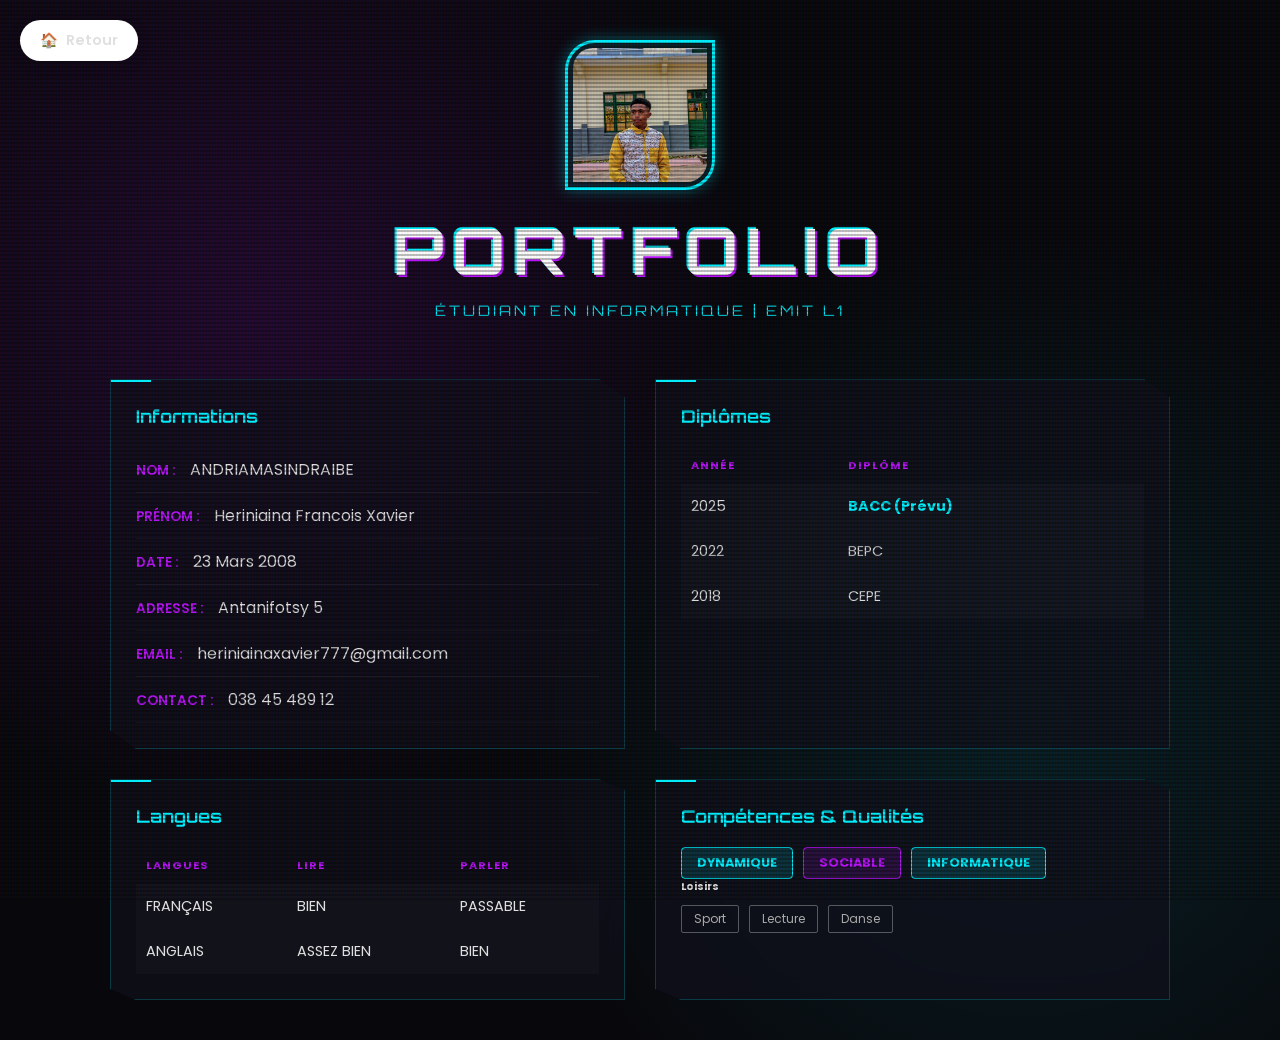
<file: xavier/projet.htm>
<!DOCTYPE html>
<html lang="fr">
<head>
    <meta charset="UTF-8">
    <meta name="viewport" content="width=device-width, initial-scale=1.0">
    <link rel="stylesheet" href="style.css">
    <title>Portfolio | Heriniaina Francois Xavier</title>
    <link href="https://fonts.googleapis.com/css2?family=Poppins:wght@300;400;600&family=Orbitron:wght@400;700&display=swap" rel="stylesheet">
</head>
<body>
     <a href="../index.html" class="btn-back">
        <span class="icon">🏠</span> Retour
    </a>
    <div class="scanlines"></div>

    <div class="container">
        <header class="hero">
            <div class="profile-frame">
                <img src="vaki.jpg" alt="Photo de profil" class="profile-img">
            </div>
            <h1 class="glitch" data-text="PORTFOLIO">PORTFOLIO</h1>
            <p class="subtitle">Étudiant en Informatique | EMIT L1</p>
        </header>

        <div class="grid-layout">
            <section id="infos" class="cyber-card">
                <h2><i class="icon"></i> Informations</h2>
                <ul>
                    <li><span class="label">NOM :</span> ANDRIAMASINDRAIBE</li>
                    <li><span class="label">PRÉNOM :</span> Heriniaina Francois Xavier</li>
                    <li><span class="label">DATE :</span> 23 Mars 2008</li>
                    <li><span class="label">ADRESSE :</span> Antanifotsy 5</li>
                    <li><span class="label">EMAIL :</span> heriniainaxavier777@gmail.com</li>
                    <li><span class="label">CONTACT :</span> 038 45 489 12</li>
                </ul>
            </section>

            <section id="diplomes" class="cyber-card">
                <h3>Diplômes</h3>
                <div class="table-container">
                    <table>
                        <thead>
                            <tr>
                                <th>ANNÉE</th>
                                <th>DIPLÔME</th>
                            </tr>
                        </thead>
                        <tbody>
                            <tr><td>2025</td><td class="highlight">BACC (Prévu)</td></tr>
                            <tr><td>2022</td><td>BEPC</td></tr>
                            <tr><td>2018</td><td>CEPE</td></tr>
                        </tbody>
                    </table>
                </div>
            </section>

            <section id="langues" class="cyber-card">
                <h4>Langues</h4>
                <table>
                    <thead>
                        <tr>
                            <th>LANGUES</th>
                            <th>LIRE</th>
                            <th>PARLER</th>
                        </tr>
                    </thead>
                    <tbody>
                        <tr><td>FRANÇAIS</td><td class="rank-good">BIEN</td><td class="rank-mid">PASSABLE</td></tr>
                        <tr><td>ANGLAIS</td><td class="rank-mid">ASSEZ BIEN</td><td class="rank-good">BIEN</td></tr>
                    </tbody>
                </table>
            </section>

            <section id="qualites" class="cyber-card">
                <h5>Compétences & Qualités</h5>
                <div class="badge-container">
                    <span class="badge neon-blue">Dynamique</span>
                    <span class="badge neon-purple">Sociable</span>
                    <span class="badge neon-blue">Informatique</span>
                </div>
                <h6 class="margin-top">Loisirs</h6>
                <div class="badge-container">
                    <span class="badge-outline">Sport</span>
                    <span class="badge-outline">Lecture</span>
                    <span class="badge-outline">Danse</span>
                </div>
            </section>
        </div>
    </div>
</body>
</html>
</file>
<file: Noromino/style.css>
/* --- 1. CONFIGURATION DE BASE (Classique) --- */
        :root {
            --primary-color: #2c3e50; /* Bleu marine foncé (Corporate) */
            --accent-color: #3498db;  /* Bleu plus vif pour les détails */
            --bg-body: #ffffff;   /* Blanc pur */
            --bg-card: #ffffff;       /* Blanc pur */
            --text-main: #333333;     /* Gris foncé pour le texte */
            --text-muted: #7f8c8d;    /* Gris moyen pour les labels */
            --border-color: #e0e0e0;
        }

        * {
            margin: 0;
            padding: 0;
            box-sizing: border-box;
        }

        
.btn-back {
    position: absolute;
    top: 20px;
    left: 20px;
    background-color: white;
    color: var(--accent-rose);
    padding: 10px 20px;
    border-radius: 50px;
    text-decoration: none;
    font-weight: 600;
    font-size: 0.9rem;
    display: flex;
    align-items: center;
    gap: 8px;
    box-shadow: 0 4px 15px rgba(0, 0, 0, 0.1);
    border: 1px solid var(--primary-pink);
    transition: all 0.3s ease;
    z-index: 1000; /* Pour qu'il reste au-dessus de tout */
}

.btn-back:hover {
    background-color: var(--accent-rose);
    color: white;
    transform: translateX(-5px); /* Petit effet de mouvement vers la gauche */
    box-shadow: 0 6px 20px rgba(152, 169, 229, 0.4);
}

/* Ajustement pour mobile (pour éviter qu'il ne cache le texte) */
@media (max-width: 800px) {
    .btn-back {
        position: relative; /* Repasse en flux normal sur petit écran */
        top: 0;
        left: 0;
        margin-bottom: 20px;
        display: inline-flex;
    }
}
        body {
            background-color: var(--bg-body);
            color: var(--text-main);
            font-family: 'Lato', sans-serif; /* Police très lisible */
            min-height: 100vh;
            display: flex;
            justify-content: center;
            align-items: flex-start; /* Aligné en haut pour scroller si besoin */
            padding: 40px 20px;
            line-height: 1.6;
        }

        /* --- 2. CONTENEUR PRINCIPAL (Style Feuille de papier) --- */
        .container {
            background: var(--bg-card);
            border-top: 5px solid var(--primary-color); /* Ligne colorée en haut */
            border-radius: 4px;
            padding: 50px;
            max-width: 850px;
            width: 100%;
            box-shadow: 0 10px 30px rgba(0, 0, 0, 0.05); /* Ombre très douce */
            
            /* Animation d'apparition sobre */
            animation: fadeIn 0.8s ease-in-out;
        }

        /* --- 3. EN-TÊTE PROFIL --- */
        .profile-header {
            display: flex;
            align-items: center;
            border-bottom: 1px solid var(--border-color);
            padding-bottom: 30px;
            margin-bottom: 30px;
            gap: 30px;
        }

        .profile-img {
            width: 140px;
            height: 140px;
            border-radius: 50%;
            object-fit: cover;
            border: 4px solid #fff;
            box-shadow: 0 5px 15px rgba(0,0,0,0.1);
        }

        .header-text {
            flex: 1;
        }

        h2 {
            font-family: 'Playfair Display', serif; /* Touche de classe */
            font-size: 2.2rem;
            color: var(--primary-color);
            margin-bottom: 5px;
        }

        .subtitle {
            font-size: 1.1rem;
            color: var(--text-muted);
            font-weight: 300;
        }

        /* --- 4. TITRES DES SECTIONS --- */
        h4 {
            font-family: 'Playfair Display', serif;
            font-size: 1.4rem;
            color: var(--primary-color);
            margin: 30px 0 15px 0;
            padding-bottom: 8px;
            border-bottom: 2px solid var(--border-color);
            position: relative;
        }

        /* Petite barre bleue sous le titre pour le style */
        h4::after {
            content: '';
            position: absolute;
            bottom: -2px;
            left: 0;
            width: 50px;
            height: 2px;
            background-color: var(--accent-color);
        }

        /* --- 5. LISTES CLASSIQUES --- */
        ul {
            list-style: none;
        }

        ul li {
            background: transparent;
            margin-bottom: 8px;
            padding: 8px 0;
            border-bottom: 1px solid #f0f0f0; /* Ligne de séparation très fine */
            display: flex;
            align-items: baseline;
            transition: padding-left 0.2s;
        }

        ul li:last-child {
            border-bottom: none;
        }

        ul li:hover {
            padding-left: 5px; /* Petit mouvement subtil */
            background-color: transparent;
            transform: none;
        }

        .info-label {
            font-weight: 700;
            color: var(--primary-color);
            min-width: 120px; /* Aligner les colonnes */
            display: inline-block;
        }

        /* --- 6. TABLEAU PROFESSIONNEL --- */
        table {
            width: 100%;
            border-collapse: collapse;
            background: transparent;
            margin-top: 15px;
            font-size: 0.95rem;
        }

        th, td {
            padding: 12px 15px;
            text-align: left;
            border-bottom: 1px solid var(--border-color);
        }

        th {
            background-color: #f8f9fa;
            color: var(--primary-color);
            font-weight: 700;
            text-transform: uppercase;
            font-size: 0.85rem;
            letter-spacing: 1px;
        }

        tr:hover {
            background-color: #fafafa;
        }

        /* --- 7. TAGS LOISIRS (Sobre) --- */
        .hobbies-list {
            display: flex;
            gap: 10px;
            flex-wrap: wrap;
        }

        .hobbies-list li {
            border: 1px solid var(--border-color);
            border-bottom: 1px solid var(--border-color); /* Reset du style de liste par défaut */
            border-radius: 4px;
            padding: 6px 15px;
            background-color: #fafafa;
            font-weight: 500;
            font-size: 0.9rem;
            color: var(--primary-color);
        }

        .hobbies-list li:hover {
            border-color: var(--accent-color);
            color: var(--accent-color);
            background: #fff;
        }

        /* --- 8. ANIMATIONS SOBRES --- */
        @keyframes fadeIn {
            from { opacity: 0; transform: translateY(20px); }
            to { opacity: 1; transform: translateY(0); }
        }

        /* Responsive */
        @media (max-width: 600px) {
            .container { padding: 25px; }
            .profile-header { flex-direction: column; text-align: center; }
            .info-label { display: block; margin-bottom: 2px; color: var(--accent-color); }
            ul li { flex-direction: column; border-bottom: 1px dashed #eee; }
        }
</file>
<file: aina/style.css>
/* Couleurs de base */
:root {
    --primary-pink: #ebebf8; /* Fond doux */
    --accent-rose: #98a9e5e4;  /* Rose romantique */
    --dark-text: #6d597a;    /* Texte prune foncé */
    --gold: #83a0b5;         /* Détails dorés/roses */
}
/* Photo de profil */
.profile-pic {
    width: 160px;
    height: 160px;
    object-fit: cover;
    border-radius: 50%; /* Rend la photo ronde */
    margin-top: 20px;
    border: 5px solid var(--primary-pink);
    box-shadow: 0 8px 20px rgba(0, 0, 0, 0.08);
    transition: transform 0.3s ease, box-shadow 0.3s ease;
}

/* Effet au survol */
.profile-pic:hover {
    transform: scale(1.05);
    box-shadow: 0 12px 25px rgba(152, 169, 229, 0.3);
}


body {
    background-color: var(--primary-pink);
    font-family: 'Poppins', sans-serif;
    color: var(--dark-text);
    line-height: 1.6;
    margin: 0;
    padding: 20px;
}

.container {
    max-width: 800px;
    background: white;
    margin: 0 auto;
    padding: 40px;
    border-radius: 20px;
    box-shadow: 0 10px 30px rgba(0,0,0,0.05);
    border: 1px solid #faddfa;
}

/* En-tête */
header {
    text-align: center;
    border-bottom: 2px solid var(--primary-pink);
    padding-bottom: 20px;
    margin-bottom: 30px;
}

h1 {
    font-family: 'Playfair Display', serif;
    font-size: 2.5rem;
    color: var(--accent-rose);
    margin: 0;
}

h1 span {
    display: block;
    font-size: 1.2rem;
    font-style: italic;
    color: var(--gold);
    font-weight: 300;
}

.subtitle {
    letter-spacing: 2px;
    text-transform: uppercase;
    font-size: 0.8rem;
    margin-top: 10px;
}

/* Titres de sections */
h2 {
    font-family: 'Playfair Display', serif;
    border-bottom: 1px solid var(--primary-pink);
    padding-bottom: 5px;
    color: var(--gold);
    font-size: 1.4rem;
    margin-top: 30px;
}

.icon {
    font-size: 0.9rem;
    margin-right: 10px;
    color: var(--accent-rose);
}

/* Tableau élégant */
table {
    width: 100%;
    border-collapse: collapse;
    margin-top: 15px;
}

th {
    text-align: left;
    background-color: var(--primary-pink);
    padding: 10px;
    color: var(--accent-rose);
    text-transform: uppercase;
    font-size: 0.8rem;
}

td {
    padding: 12px 10px;
    border-bottom: 1px solid #fdf0ef;
}

/* Mise en page colonnes */
.two-columns {
    display: grid;
    grid-template-columns: 1fr 1fr;
    gap: 20px;
}

ul {
    padding-left: 20px;
}

ul li {
    margin-bottom: 8px;
}

/* Footer / Infos */
.info-grid, .footer-flex {
    display: flex;
    flex-wrap: wrap;
    gap: 15px;
}

.info-grid p, .footer-flex div {
    flex: 1 1 250px;
    background: #fffafa;
    padding: 10px;
    border-radius: 8px;
}

a {
    color: var(--accent-rose);
    text-decoration: none;
}

/* Responsive pour téléphone */
@media (max-width: 600px) {
    .two-columns {
        grid-template-columns: 1fr;
    }
    .container {
        padding: 20px;
    }
}


.btn-back {
    position: absolute;
    top: 20px;
    left: 20px;
    background-color: white;
    color: var(--accent-rose);
    padding: 10px 20px;
    border-radius: 50px;
    text-decoration: none;
    font-weight: 600;
    font-size: 0.9rem;
    display: flex;
    align-items: center;
    gap: 8px;
    box-shadow: 0 4px 15px rgba(0, 0, 0, 0.1);
    border: 1px solid var(--primary-pink);
    transition: all 0.3s ease;
    z-index: 1000; /* Pour qu'il reste au-dessus de tout */
}

.btn-back:hover {
    background-color: var(--accent-rose);
    color: white;
    transform: translateX(-5px); /* Petit effet de mouvement vers la gauche */
    box-shadow: 0 6px 20px rgba(152, 169, 229, 0.4);
}

/* Ajustement pour mobile (pour éviter qu'il ne cache le texte) */
@media (max-width: 800px) {
    .btn-back {
        position: relative; /* Repasse en flux normal sur petit écran */
        top: 0;
        left: 0;
        margin-bottom: 20px;
        display: inline-flex;
    }
}
</file>
<file: Albine/css/style.css>
/* --- Variables de couleurs --- */
:root {
    --primary-color: #e0327b; /* Bleu violet moderne */
    --text-main: #334155;
    --text-muted: #64748b;
    --bg-color: #f8fafc;
    --card-bg: #ffffff;
}

/* --- Base --- */
* {
    margin: 0;
    padding: 0;
    box-sizing: border-box;
}


.btn-back {
    position: absolute;
    top: 20px;
    left: 20px;
    background-color: white;
    color: var(--accent-rose);
    padding: 10px 20px;
    border-radius: 50px;
    text-decoration: none;
    font-weight: 600;
    font-size: 0.9rem;
    display: flex;
    align-items: center;
    gap: 8px;
    box-shadow: 0 4px 15px rgba(0, 0, 0, 0.1);
    border: 1px solid var(--primary-pink);
    transition: all 0.3s ease;
    z-index: 1000; /* Pour qu'il reste au-dessus de tout */
}

.btn-back:hover {
    background-color: var(--accent-rose);
    color: white;
    transform: translateX(-5px); /* Petit effet de mouvement vers la gauche */
    box-shadow: 0 6px 20px rgba(152, 169, 229, 0.4);
}

/* Ajustement pour mobile (pour éviter qu'il ne cache le texte) */
@media (max-width: 800px) {
    .btn-back {
        position: relative; /* Repasse en flux normal sur petit écran */
        top: 0;
        left: 0;
        margin-bottom: 20px;
        display: inline-flex;
    }
}

body {
    font-family: 'Poppins', sans-serif;
    background-color: var(--bg-color);
    color: var(--text-main);
    line-height: 1.6;
    padding: 40px 20px;
}

/* --- Layout Principal --- */
.container {
    max-width: 1000px;
    margin: 0 auto;
}

.grid-layout {
    display: grid;
    grid-template-columns: 1fr 1fr;
    gap: 20px;
}

.full-width {
    grid-column: 1 / -1; /* Prend toute la largeur sur la grille */
}

/* --- Design des Cartes --- */
.card {
    background-color: var(--card-bg);
    border-radius: 15px;
    padding: 30px;
    box-shadow: 0 10px 25px rgba(0, 0, 0, 0.05);
    transition: transform 0.3s ease, box-shadow 0.3s ease;
}

.card:hover {
    transform: translateY(-5px);
    box-shadow: 0 15px 35px rgba(0, 0, 0, 0.1);
}

h2 {
    font-size: 1.4rem;
    color: var(--primary-color);
    margin-bottom: 20px;
    border-bottom: 2px solid #e2e8f0;
    padding-bottom: 10px;
}

h2 i {
    margin-right: 10px;
}

/* --- Section Profil --- */
.profile-header {
    display: flex;
    align-items: center;
    gap: 30px;
    margin-bottom: 30px;
    background: linear-gradient(to right, #ffffff, #f1f5f9);
}

.profile-img {
    width: 180px;
    height: 180px;
    object-fit: cover;
    border-radius: 50%;
    border: 5px solid white;
    box-shadow: 0 5px 15px rgba(0,0,0,0.1);
}

.profile-info h1 {
    font-size: 2rem;
    color: #1e293b;
}

.profile-info h1 span {
    text-transform: uppercase;
    color: var(--primary-color);
}

.subtitle {
    font-weight: 600;
    color: var(--text-muted);
    margin-bottom: 15px;
}

.contact-list {
    list-style: none;
    display: grid;
    grid-template-columns: 1fr 1fr;
    gap: 10px;
}

.contact-list li {
    font-size: 0.9rem;
}

.contact-list i {
    color: var(--primary-color);
    width: 20px;
}

/* --- Section Timeline (Études) --- */
.timeline {
    list-style: none;
    border-left: 3px solid var(--primary-color);
    padding-left: 20px;
    margin-left: 10px;
}

.timeline li {
    margin-bottom: 15px;
    position: relative;
}

.timeline li::before {
    content: '';
    position: absolute;
    left: -28px;
    top: 5px;
    width: 12px;
    height: 12px;
    background-color: var(--card-bg);
    border: 3px solid var(--primary-color);
    border-radius: 50%;
}

.timeline .date {
    font-weight: bold;
    color: var(--primary-color);
}

/* --- Section Formation Universitaire --- */
.formation-box {
    background-color: #f8fafc;
    padding: 15px;
    border-radius: 8px;
    border-left: 4px solid var(--primary-color);
}

.formation-box h3 {
    font-size: 1.1rem;
    margin-bottom: 10px;
}

.badge {
    display: inline-block;
    background-color: var(--primary-color);
    color: white;
    padding: 5px 10px;
    border-radius: 20px;
    font-size: 0.8rem;
    margin-top: 10px;
}

/* --- Tableau (Langues) --- */
.table-container {
    overflow-x: auto;
}

table {
    width: 100%;
    border-collapse: collapse;
    text-align: center;
}

th, td {
    padding: 12px 15px;
    border-bottom: 1px solid #e2e8f0;
}

th {
    background-color: var(--primary-color);
    color: white;
    font-weight: 600;
}

tr:hover {
    background-color: #f1f5f9;
}

/* --- Loisirs --- */
.hobbies {
    list-style: none;
}

.hobbies li {
    display: inline-block;
    background-color: #e2e8f0;
    padding: 8px 15px;
    border-radius: 20px;
    margin: 5px;
    font-size: 0.9rem;
}

.hobbies li i {
    color: var(--primary-color);
    margin-right: 5px;
}

/* --- Responsive (Pour les téléphones) --- */
@media (max-width: 768px) {
    .grid-layout {
        grid-template-columns: 1fr;
    }
    .profile-header {
        flex-direction: column;
        text-align: center;
    }
    .contact-list {
        grid-template-columns: 1fr;
    }
}
</file>
<file: Anicha/page.css>
/* Variables de couleurs */
:root {
    --primary: #2563eb;
    --dark: #1e293b;
    --light: #f8fafc;
    --text-main: #334155;
    --accent: #3b82f6;
}


.btn-back {
    position: absolute;
    top: 20px;
    left: 20px;
    background-color: white;
    color: var(--accent-rose);
    padding: 10px 20px;
    border-radius: 50px;
    text-decoration: none;
    font-weight: 600;
    font-size: 0.9rem;
    display: flex;
    align-items: center;
    gap: 8px;
    box-shadow: 0 4px 15px rgba(0, 0, 0, 0.1);
    border: 1px solid var(--primary-pink);
    transition: all 0.3s ease;
    z-index: 1000; /* Pour qu'il reste au-dessus de tout */
}

.btn-back:hover {
    background-color: var(--accent-rose);
    color: white;
    transform: translateX(-5px); /* Petit effet de mouvement vers la gauche */
    box-shadow: 0 6px 20px rgba(152, 169, 229, 0.4);
}

/* Ajustement pour mobile (pour éviter qu'il ne cache le texte) */
@media (max-width: 800px) {
    .btn-back {
        position: relative; /* Repasse en flux normal sur petit écran */
        top: 0;
        left: 0;
        margin-bottom: 20px;
        display: inline-flex;
    }
}

* {
    margin: 0;
    padding: 0;
    box-sizing: border-box;
}

body {
    font-family: 'Inter', sans-serif;
    background-color: #e2e8f0;
    color: var(--text-main);
    line-height: 1.6;
    display: flex;
    justify-content: center;
    padding: 20px;
}

/* Container Principal */
.cv-container {
    max-width: 1000px;
    width: 100%;
    background: white;
    display: flex;
    box-shadow: 0 20px 25px -5px rgba(0, 0, 0, 0.1);
    border-radius: 15px;
    overflow: hidden;
    animation: fadeIn 0.8s ease-out;
}

/* Barre Latérale */
.sidebar {
    width: 35%;
    background: var(--dark);
    color: white;
    padding: 40px 30px;
}

.img-container {
    width: 150px;
    height: 150px;
    margin: 0 auto 20px;
    border: 4px solid var(--accent);
    border-radius: 50%;
    overflow: hidden;
    transition: transform 0.3s ease;
}

.img-container:hover {
    transform: scale(1.05);
}

.img-container img {
    width: 100%;
    height: 100%;
    object-fit: cover;
}

.profile-section {
    text-align: center;
    margin-bottom: 40px;
}

.profile-section h1 {
    font-size: 1.5rem;
    margin-bottom: 5px;
}

.title-sub {
    color: var(--accent);
    font-weight: 600;
    text-transform: uppercase;
    font-size: 0.8rem;
}

.info-section {
    margin-bottom: 30px;
}

.info-section h3 {
    border-bottom: 1px solid #475569;
    padding-bottom: 10px;
    margin-bottom: 15px;
    font-size: 1.1rem;
    letter-spacing: 1px;
}

.info-section p, .info-section li {
    font-size: 0.9rem;
    margin-bottom: 10px;
    list-style: none;
}

/* Contenu Principal */
.main-content {
    width: 65%;
    padding: 40px;
    background: var(--light);
}

.intro-header h2 {
    color: var(--dark);
    font-size: 2rem;
    margin-bottom: 5px;
}

.underline {
    width: 60px;
    height: 4px;
    background: var(--primary);
    margin-bottom: 30px;
}

.card {
    background: white;
    padding: 20px;
    border-radius: 10px;
    margin-bottom: 25px;
    box-shadow: 0 4px 6px -1px rgba(0, 0, 0, 0.05);
    border-left: 5px solid var(--primary);
}

.card h3 {
    margin-bottom: 15px;
    color: var(--dark);
    display: flex;
    align-items: center;
    font-size: 1.2rem;
}

.icon {
    margin-right: 10px;
}

.grid-info p {
    margin-bottom: 8px;
}

/* Timeline Style */
.timeline-item {
    margin-bottom: 15px;
    display: flex;
}

.year {
    background: var(--primary);
    color: white;
    padding: 2px 10px;
    border-radius: 5px;
    font-weight: bold;
    font-size: 0.85rem;
    margin-right: 15px;
    height: fit-content;
}

/* Table Style */
.table-container {
    overflow-x: auto;
}

table {
    width: 100%;
    border-collapse: collapse;
    margin-top: 10px;
}

th {
    background: #f1f5f9;
    text-align: left;
    padding: 10px;
    font-size: 0.85rem;
}

td {
    padding: 10px;
    border-bottom: 1px solid #e2e8f0;
    font-size: 0.85rem;
}

.level {
    color: var(--primary);
    font-weight: 600;
}

.lang-extra {
    margin-top: 15px;
    font-style: italic;
}

/* ANIMATIONS */
@keyframes fadeIn {
    from { opacity: 0; transform: translateY(20px); }
    to { opacity: 1; transform: translateY(0); }
}

.animate-up {
    animation: fadeIn 0.6s ease-out both;
}

/* Responsive */
@media (max-width: 768px) {
    .cv-container {
        flex-direction: column;
    }
    .sidebar, .main-content {
        width: 100%;
    }
}
</file>
<file: ezekel/style.css>
:root {
            --primary-color: #00d2ff;
            --secondary-color: #3a7bd5;
            --bg-dark: #0f172a;
            --card-bg: rgba(255, 255, 255, 0.05);
            --text-light: #f8fafc;
        }

        
.btn-back {
    position: absolute;
    top: 20px;
    left: 20px;
    background-color: white;
    color: var(--accent-rose);
    padding: 10px 20px;
    border-radius: 50px;
    text-decoration: none;
    font-weight: 600;
    font-size: 0.9rem;
    display: flex;
    align-items: center;
    gap: 8px;
    box-shadow: 0 4px 15px rgba(0, 0, 0, 0.1);
    border: 1px solid var(--primary-pink);
    transition: all 0.3s ease;
    z-index: 1000; /* Pour qu'il reste au-dessus de tout */
}

.btn-back:hover {
    background-color: var(--accent-rose);
    color: white;
    transform: translateX(-5px); /* Petit effet de mouvement vers la gauche */
    box-shadow: 0 6px 20px rgba(152, 169, 229, 0.4);
}

/* Ajustement pour mobile (pour éviter qu'il ne cache le texte) */
@media (max-width: 800px) {
    .btn-back {
        position: relative; /* Repasse en flux normal sur petit écran */
        top: 0;
        left: 0;
        margin-bottom: 20px;
        display: inline-flex;
    }
}
        * {
            margin: 0;
            padding: 0;
            box-sizing: border-box;
            font-family: 'Poppins', sans-serif;
        }

        body {
            background: linear-gradient(135deg, #0f172a 0%, #1e293b 100%);
            color: var(--text-light);
            line-height: 1.6;
            overflow-x: hidden;
        }

        .container {
            max-width: 900px;
            margin: 0 auto;
            padding: 40px 20px;
        }

        /* Animations */
        @keyframes fadeInUp {
            from { opacity: 0; transform: translateY(30px); }
            to { opacity: 1; transform: translateY(0); }
        }

        .reveal {
            animation: fadeInUp 0.8s ease forwards;
        }

        /* Header & Profile Image */
        header {
            text-align: center;
            margin-bottom: 60px;
        }

        .profile-img {
            width: 180px;
            height: 180px;
            border-radius: 50%;
            object-fit: cover;
            border: 4px solid var(--primary-color);
            box-shadow: 0 0 20px rgba(0, 210, 255, 0.3);
            margin-bottom: 20px;
            transition: transform 0.3s ease;
        }

        .profile-img:hover {
            transform: scale(1.05);
        }

        h1 {
            font-size: 3rem;
            text-transform: uppercase;
            letter-spacing: 4px;
            background: linear-gradient(to right, #00d2ff, #3a7bd5);
            -webkit-background-clip: text;
            -webkit-text-fill-color: transparent;
            margin-bottom: 10px;
        }

        /* Sections & Cards */
        section {
            margin-bottom: 40px;
            background: var(--card-bg);
            padding: 30px;
            border-radius: 20px;
            backdrop-filter: blur(10px);
            border: 1px solid rgba(255, 255, 255, 0.1);
            transition: transform 0.3s ease;
        }

        section:hover {
            transform: translateY(-5px);
            border-color: var(--primary-color);
        }

        h2 {
            color: var(--primary-color);
            margin-bottom: 20px;
            font-size: 1.5rem;
            display: flex;
            align-items: center;
            border-bottom: 2px solid rgba(0, 210, 255, 0.2);
            padding-bottom: 10px;
        }

        .info-grid {
            display: grid;
            grid-template-columns: repeat(auto-fit, minmax(250px, 1fr));
            gap: 15px;
        }

        .info-item b {
            color: var(--secondary-color);
        }

        /* Timeline Diplômes */
        .timeline {
            border-left: 2px solid var(--primary-color);
            padding-left: 20px;
            margin-left: 10px;
        }

        .timeline-item {
            position: relative;
            margin-bottom: 20px;
        }

        .timeline-item::before {
            content: '';
            position: absolute;
            left: -27px;
            top: 5px;
            width: 12px;
            height: 12px;
            background: var(--primary-color);
            border-radius: 50%;
        }

        /* Skills / Langues */
        .skill-bar {
            margin-bottom: 15px;
        }

        .skill-name {
            display: flex;
            justify-content: space-between;
            margin-bottom: 5px;
        }

        .progress-bg {
            background: rgba(255, 255, 255, 0.1);
            height: 10px;
            border-radius: 5px;
            overflow: hidden;
        }

        .progress-fill {
            height: 100%;
            background: linear-gradient(90deg, var(--primary-color), var(--secondary-color));
            border-radius: 5px;
            width: 0; /* Animé via CSS */
            transition: width 1.5s ease-in-out;
        }

        /* Hobbies */
        .hobbies-list {
            display: flex;
            flex-wrap: wrap;
            gap: 10px;
        }

        .hobby-tag {
            background: rgba(58, 123, 213, 0.2);
            padding: 8px 20px;
            border-radius: 50px;
            border: 1px solid var(--secondary-color);
            font-size: 0.9rem;
        }

        /* Responsive */
        @media (max-width: 600px) {
            h1 { font-size: 2rem; }
            .container { padding: 20px; }
        }
</file>
<file: JoellaHTML/css/style.css>
/* --- Variables de Couleurs (Thème sombre moderne) --- */
:root {
    --bg-dark: #0f172a; /* Bleu très foncé */
    --card-bg: rgba(30, 41, 59, 0.6); /* Verre dépoli */
    --card-border: rgba(255, 255, 255, 0.1);
    --primary: #38bdf8; /* Bleu clair dynamique */
    --primary-glow: rgba(56, 189, 248, 0.4);
    --secondary: #818cf8; /* Violet/Indigo */
    --text-main: #f8fafc;
    --text-muted: #94a3b8;
}

.btn-back {
    position: absolute;
    top: 20px;
    left: 20px;
    background-color: white;
    color: var(--accent-rose);
    padding: 10px 20px;
    border-radius: 50px;
    text-decoration: none;
    font-weight: 600;
    font-size: 0.9rem;
    display: flex;
    align-items: center;
    gap: 8px;
    box-shadow: 0 4px 15px rgba(0, 0, 0, 0.1);
    border: 1px solid var(--primary-pink);
    transition: all 0.3s ease;
    z-index: 1000; /* Pour qu'il reste au-dessus de tout */
}

.btn-back:hover {
    background-color: var(--accent-rose);
    color: white;
    transform: translateX(-5px); /* Petit effet de mouvement vers la gauche */
    box-shadow: 0 6px 20px rgba(152, 169, 229, 0.4);
}

/* Ajustement pour mobile (pour éviter qu'il ne cache le texte) */
@media (max-width: 800px) {
    .btn-back {
        position: relative; /* Repasse en flux normal sur petit écran */
        top: 0;
        left: 0;
        margin-bottom: 20px;
        display: inline-flex;
    }
}

/* --- Reset Basique --- */
* {
    margin: 0;
    padding: 0;
    box-sizing: border-box;
    font-family: 'Poppins', sans-serif;
}

body {
    background-color: var(--bg-dark);
    color: var(--text-main);
    line-height: 1.6;
    min-height: 100vh;
    overflow-x: hidden;
    position: relative;
}

/* --- Visuels de fond (Blobs) --- */
.bg-shape {
    position: fixed;
    border-radius: 50%;
    filter: blur(100px);
    z-index: -1;
    opacity: 0.5;
}

.shape-1 {
    width: 400px;
    height: 400px;
    background: var(--primary);
    top: -100px;
    left: -100px;
}

.shape-2 {
    width: 500px;
    height: 500px;
    background: var(--secondary);
    bottom: -150px;
    right: -100px;
}

/* --- Layout Principal --- */
.container {
    max-width: 1100px;
    margin: 0 auto;
    padding: 40px 20px;
}

.grid-layout {
    display: grid;
    grid-template-columns: repeat(2, 1fr);
    gap: 30px;
}

.full-width {
    grid-column: 1 / -1;
}

/* --- Cartes (Glassmorphism) --- */
.card {
    background: var(--card-bg);
    border: 1px solid var(--card-border);
    border-radius: 20px;
    padding: 30px;
    backdrop-filter: blur(16px);
    -webkit-backdrop-filter: blur(16px);
    box-shadow: 0 10px 30px rgba(0, 0, 0, 0.2);
    transition: transform 0.3s ease, border-color 0.3s ease;
}

.card:hover {
    transform: translateY(-5px);
    border-color: var(--primary-glow);
}

.card h2 {
    color: var(--primary);
    font-size: 1.5rem;
    margin-bottom: 25px;
    display: flex;
    align-items: center;
    gap: 10px;
    border-bottom: 2px solid rgba(255, 255, 255, 0.05);
    padding-bottom: 15px;
}

/* --- Header / Profil --- */
.profile-header {
    display: flex;
    align-items: center;
    gap: 40px;
    margin-bottom: 30px;
}

.img-container {
    flex-shrink: 0;
}

.profile-img {
    width: 180px;
    height: 180px;
    border-radius: 50%;
    object-fit: cover;
    border: 4px solid var(--primary);
    box-shadow: 0 0 20px var(--primary-glow);
}

.profile-info h1 {
    font-size: 2.2rem;
    line-height: 1.2;
    margin-bottom: 5px;
}

.profile-info h1 span {
    color: var(--primary);
}

.subtitle {
    color: var(--secondary);
    font-weight: 500;
    font-size: 1.1rem;
    margin-bottom: 20px;
}

.contact-grid {
    display: grid;
    grid-template-columns: repeat(auto-fit, minmax(200px, 1fr));
    gap: 12px;
}

.contact-item {
    font-size: 0.9rem;
    color: var(--text-muted);
    display: flex;
    align-items: center;
    gap: 10px;
}

.contact-item i {
    color: var(--primary);
}

/* --- Formation Universitaire --- */
.formation-box h3 {
    font-size: 1.2rem;
    margin-bottom: 10px;
}

.formation-box p {
    color: var(--text-muted);
    font-size: 0.95rem;
    margin-bottom: 5px;
}

.badge {
    display: inline-block;
    background: rgba(56, 189, 248, 0.1);
    color: var(--primary);
    padding: 6px 15px;
    border-radius: 20px;
    font-size: 0.85rem;
    font-weight: 600;
    margin-top: 15px;
    border: 1px solid var(--primary);
}

/* --- Loisirs --- */
.hobbies {
    display: flex;
    flex-wrap: wrap;
    gap: 15px;
    list-style: none;
}

.hobbies li {
    background: rgba(255, 255, 255, 0.05);
    padding: 10px 20px;
    border-radius: 30px;
    font-size: 0.95rem;
    display: flex;
    align-items: center;
    gap: 10px;
    transition: 0.3s;
}

.hobbies li:hover {
    background: var(--primary);
    color: var(--bg-dark);
}

/* --- Timeline (Études) --- */
.timeline {
    list-style: none;
    position: relative;
}

.timeline::before {
    content: '';
    position: absolute;
    left: 20px;
    top: 0;
    height: 100%;
    width: 2px;
    background: var(--primary);
    opacity: 0.3;
}

.timeline li {
    display: flex;
    gap: 30px;
    margin-bottom: 25px;
    position: relative;
}

.timeline li:last-child {
    margin-bottom: 0;
}

.date {
    background: var(--primary);
    color: var(--bg-dark);
    font-weight: bold;
    padding: 5px 15px;
    border-radius: 20px;
    font-size: 0.9rem;
    height: fit-content;
    z-index: 1;
}

.timeline-content h3 {
    font-size: 1.1rem;
    margin-bottom: 5px;
}

.timeline-content p {
    color: var(--text-muted);
    font-size: 0.9rem;
}

/* --- Tableau des Langues --- */
.table-container {
    overflow-x: auto;
}

table {
    width: 100%;
    border-collapse: collapse;
    text-align: left;
}

th, td {
    padding: 15px;
    border-bottom: 1px solid rgba(255, 255, 255, 0.05);
}

th {
    color: var(--text-muted);
    font-weight: 600;
    text-transform: uppercase;
    font-size: 0.85rem;
}

tr:hover td {
    background: rgba(255, 255, 255, 0.02);
}

.level {
    font-size: 0.85rem;
    padding: 4px 10px;
    border-radius: 12px;
}

.level.perfect { color: #4ade80; background: rgba(74, 222, 128, 0.1); }
.level.good { color: var(--primary); background: rgba(56, 189, 248, 0.1); }
.level.basic { color: var(--text-muted); background: rgba(148, 163, 184, 0.1); }

/* --- Responsive Design (Mobiles & Tablettes) --- */
@media (max-width: 850px) {
    .profile-header {
        flex-direction: column;
        text-align: center;
    }
    
    .contact-grid {
        justify-content: center;
    }

    .grid-layout {
        grid-template-columns: 1fr;
    }
}
</file>
<file: Lovatiana/css/style.css>
/* --- 1. CONFIGURATION DE BASE --- */
        :root {
            --primary-color: #21627a; /* Bleu moderne */
            --secondary-color: #2c3950; /* Gris foncé */
            --bg-color: #f4f7f6;
            --card-bg: #ffffff;
            --text-color: #555;
        }

        * {
            margin: 0;
            padding: 0;
            box-sizing: border-box;
        }
        
.btn-back {
    position: absolute;
    top: 20px;
    left: 20px;
    background-color: white;
    color: var(--accent-rose);
    padding: 10px 20px;
    border-radius: 50px;
    text-decoration: none;
    font-weight: 600;
    font-size: 0.9rem;
    display: flex;
    align-items: center;
    gap: 8px;
    box-shadow: 0 4px 15px rgba(0, 0, 0, 0.1);
    border: 1px solid var(--primary-pink);
    transition: all 0.3s ease;
    z-index: 1000; /* Pour qu'il reste au-dessus de tout */
}

.btn-back:hover {
    background-color: var(--accent-rose);
    color: white;
    transform: translateX(-5px); /* Petit effet de mouvement vers la gauche */
    box-shadow: 0 6px 20px rgba(152, 169, 229, 0.4);
}

/* Ajustement pour mobile (pour éviter qu'il ne cache le texte) */
@media (max-width: 800px) {
    .btn-back {
        position: relative; /* Repasse en flux normal sur petit écran */
        top: 0;
        left: 0;
        margin-bottom: 20px;
        display: inline-flex;
    }
}

        body {
            font-family: 'Poppins', sans-serif;
            background: linear-gradient(135deg, #e0eafc 0%, #cfdef3 100%);
            color: var(--text-color);
            display: flex;
            justify-content: center;
            padding: 40px 20px;
            min-height: 100vh;
        }

        /* --- 2. CONTENEUR PRINCIPAL --- */
        .cv-container {
            background: var(--card-bg);
            width: 100%;
            max-width: 800px;
            padding: 40px;
            border-radius: 20px;
            box-shadow: 0 15px 35px rgba(0,0,0,0.1);
            
            /* Animation d'entrée globale */
            opacity: 0;
            animation: fadeInScale 0.8s ease-out forwards;
        }

        /* --- 3. HEADER & PHOTO --- */
        header {
            text-align: center;
            margin-bottom: 40px;
            border-bottom: 2px solid #eee;
            padding-bottom: 20px;
        }

        .profile-img {
            width: 150px;
            height: 150px;
            object-fit: cover;
            border-radius: 50%;
            border: 4px solid var(--primary-color);
            box-shadow: 0 5px 15px rgba(74, 144, 226, 0.3);
            margin-bottom: 15px;
            transition: transform 0.3s ease;
        }

        .profile-img:hover {
            transform: scale(1.05) rotate(2deg);
        }

        h1 {
            color: var(--secondary-color);
            font-size: 2.2rem;
            margin-bottom: 5px;
            letter-spacing: 1px;
        }

        .subtitle {
            color: var(--primary-color);
            font-weight: 600;
            text-transform: uppercase;
            font-size: 0.9rem;
        }

        /* --- 4. SECTIONS --- */
        section {
            margin-bottom: 30px;
            
            /* Animation décalée pour chaque section */
            opacity: 0;
            animation: slideUp 0.6s ease-out forwards;
        }

        /* Délais d'animation pour effet cascade */
        section:nth-child(2) { animation-delay: 0.2s; } /* Info */
        section:nth-child(3) { animation-delay: 0.4s; } /* Diplome */
        section:nth-child(4) { animation-delay: 0.6s; } /* Langues */
        section:nth-child(5) { animation-delay: 0.8s; } /* Activités */

        h2 {
            color: var(--secondary-color);
            border-left: 5px solid var(--primary-color);
            padding-left: 15px;
            margin-bottom: 20px;
            font-size: 1.4rem;
            text-transform: uppercase;
        }

        /* Style des informations personnelles */
        .info-grid {
            display: grid;
            grid-template-columns: repeat(auto-fit, minmax(300px, 1fr));
            gap: 15px;
        }

        .info-item {
            background: #f9f9f9;
            padding: 10px 15px;
            border-radius: 8px;
            font-size: 0.95rem;
        }

        .info-item strong {
            color: var(--secondary-color);
        }

        /* --- 5. TABLEAU DIPLOMES --- */
        table {
            width: 100%;
            border-collapse: collapse;
            overflow: hidden;
            border-radius: 10px;
            box-shadow: 0 0 20px rgba(0,0,0,0.05);
        }

        th {
            background-color: var(--primary-color);
            color: white;
            padding: 12px;
            text-align: left;
        }

        td {
            padding: 12px;
            border-bottom: 1px solid #eee;
        }

        tr {
            transition: background-color 0.2s;
        }

        tr:hover td {
            background-color: #ebf5ff;
        }

        /* --- 6. LANGUES & LOISIRS --- */
        .skills-list p, .hobbies-list p {
            margin-bottom: 8px;
            padding-left: 20px;
            position: relative;
        }

        .skills-list p::before {
            content: "✔";
            color: var(--primary-color);
            position: absolute;
            left: 0;
            font-weight: bold;
        }

        .hobbies-tags {
            display: flex;
            flex-wrap: wrap;
            gap: 10px;
        }

        .tag {
            background-color: var(--primary-color);
            color: white;
            padding: 5px 15px;
            border-radius: 20px;
            font-size: 0.85rem;
            transition: transform 0.2s;
        }

        .tag:hover {
            transform: translateY(-3px);
            background-color: var(--secondary-color);
        }

        /* --- 7. ANIMATIONS KEYFRAMES --- */
        @keyframes fadeInScale {
            from {
                opacity: 0;
                transform: scale(0.95);
            }
            to {
                opacity: 1;
                transform: scale(1);
            }
        }

        @keyframes slideUp {
            from {
                opacity: 0;
                transform: translateY(30px);
            }
            to {
                opacity: 1;
                transform: translateY(0);
            }
        }

        /* --- 8. RESPONSIVE MOBILE --- */
        @media (max-width: 600px) {
            .cv-container {
                padding: 20px;
            }
            h1 { font-size: 1.5rem; }
            .info-grid { grid-template-columns: 1fr; }
        }
</file>
<file: ricardo/style.css>
:root {
    --neon-green: #00ff9d;
    --dark-bg: #0a0a0f;
    --module-bg: rgba(15, 25, 20, 0.8);
    --border-color: rgba(0, 255, 157, 0.3);
}

* { box-sizing: border-box; margin: 0; padding: 0; }

.btn-back {
    position: absolute;
    top: 20px;
    left: 20px;
    background-color: white;
    color: var(--accent-rose);
    padding: 10px 20px;
    border-radius: 50px;
    text-decoration: none;
    font-weight: 600;
    font-size: 0.9rem;
    display: flex;
    align-items: center;
    gap: 8px;
    box-shadow: 0 4px 15px rgba(0, 0, 0, 0.1);
    border: 1px solid var(--primary-pink);
    transition: all 0.3s ease;
    z-index: 1000; /* Pour qu'il reste au-dessus de tout */
}

.btn-back:hover {
    background-color: var(--accent-rose);
    color: white;
    transform: translateX(-5px); /* Petit effet de mouvement vers la gauche */
    box-shadow: 0 6px 20px rgba(152, 169, 229, 0.4);
}

/* Ajustement pour mobile (pour éviter qu'il ne cache le texte) */
@media (max-width: 800px) {
    .btn-back {
        position: relative; /* Repasse en flux normal sur petit écran */
        top: 0;
        left: 0;
        margin-bottom: 20px;
        display: inline-flex;
    }
}

body {
    background-color: var(--dark-bg);
    color: #c0c0c0;
    font-family: 'Rajdhani', sans-serif;
    overflow-x: hidden;
}

/* Effet Scanline (Lignes d'écran) */
.crt-overlay {
    position: fixed;
    top: 0; left: 0; width: 100%; height: 100%;
    background: linear-gradient(rgba(18, 16, 16, 0) 50%, rgba(0, 0, 0, 0.1) 50%), 
                linear-gradient(90deg, rgba(255, 0, 0, 0.02), rgba(0, 255, 0, 0.01), rgba(0, 0, 255, 0.02));
    background-size: 100% 3px, 2px 100%;
    pointer-events: none;
    z-index: 100;
}

.main-frame {
    max-width: 1000px;
    margin: 40px auto;
    padding: 20px;
}

/* Header & Photo Hexagonale */
.profile-header {
    display: flex;
    align-items: center;
    gap: 30px;
    margin-bottom: 50px;
    border-bottom: 2px solid var(--border-color);
    padding-bottom: 20px;
}

.hexagon-wrapper {
    width: 150px;
    height: 150px;
    clip-path: polygon(25% 0%, 75% 0%, 100% 50%, 75% 100%, 25% 100%, 0% 50%);
    background: var(--neon-green);
    padding: 3px;
}

.profile-pic {
    width: 100%;
    height: 100%;
    object-fit: cover;
    clip-path: polygon(25% 0%, 75% 0%, 100% 50%, 75% 100%, 25% 100%, 0% 50%);
    background: #000;
}

h1 {
    font-family: 'Orbitron', sans-serif;
    font-size: 3rem;
    color: var(--neon-green);
    letter-spacing: 5px;
    text-shadow: 0 0 10px rgba(0, 255, 157, 0.5);
}

.last-name { font-size: 1.5rem; letter-spacing: 10px; opacity: 0.7; }

/* Modules (Cartes) */
.data-module {
    background: var(--module-bg);
    border: 1px solid var(--border-color);
    margin-bottom: 20px;
    position: relative;
    animation: slideIn 0.5s ease-out both;
}

.module-header {
    background: var(--border-color);
    color: var(--neon-green);
    padding: 5px 15px;
    font-size: 0.8rem;
    font-weight: bold;
    text-transform: uppercase;
}

.module-body { padding: 20px; }

/* Timeline & Grille */
.tag { color: var(--neon-green); font-weight: bold; margin-right: 10px; }
.event { margin-bottom: 10px; display: flex; gap: 15px; }
.year { color: var(--neon-green); font-family: 'Orbitron'; }

/* Tableaux avec barres de progression */
.cyber-table { width: 100%; border-collapse: collapse; }
.cyber-table th { text-align: left; font-size: 0.7rem; padding: 10px; opacity: 0.6; }
.bar { height: 6px; background: #1a1a1a; width: 100%; border-radius: 3px; overflow: hidden; }
.fill { height: 100%; background: var(--neon-green); box-shadow: 0 0 10px var(--neon-green); }

/* Hobby Cards */
.hobby-grid { display: flex; gap: 10px; }
.hobby-card {
    border: 1px solid var(--neon-green);
    padding: 10px 20px;
    font-weight: bold;
    transition: 0.3s;
    cursor: pointer;
}
.hobby-card:hover {
    background: var(--neon-green);
    color: #000;
    box-shadow: 0 0 20px var(--neon-green);
}

/* Animations */
@keyframes slideIn {
    from { opacity: 0; transform: translateX(-20px); filter: blur(10px); }
    to { opacity: 1; transform: translateX(0); filter: blur(0); }
}

.status-blink {
    display: inline-block;
    width: 10px; height: 10px;
    background: var(--neon-green);
    border-radius: 50%;
    animation: blink 1s infinite;
}

@keyframes blink { 0%, 100% { opacity: 1; } 50% { opacity: 0; } }

/* Mobile */
@media (max-width: 768px) {
    .profile-header { flex-direction: column; text-align: center; }
    h1 { font-size: 2rem; }
}
</file>
<file: tomefy/style.css>
:root {
    --primary: #ff7eb9;
    --secondary: #7afcff;
    --dark: #2d3436;
    --glass: rgba(255, 255, 255, 0.2);
    --glass-border: rgba(255, 255, 255, 0.3);
}

* {
    margin: 0;
    padding: 0;
    box-sizing: border-box;
    font-family: 'Poppins', sans-serif;
}


.btn-back {
    position: absolute;
    top: 20px;
    left: 20px;
    background-color: white;
    color: var(--accent-rose);
    padding: 10px 20px;
    border-radius: 50px;
    text-decoration: none;
    font-weight: 600;
    font-size: 0.9rem;
    display: flex;
    align-items: center;
    gap: 8px;
    box-shadow: 0 4px 15px rgba(0, 0, 0, 0.1);
    border: 1px solid var(--primary-pink);
    transition: all 0.3s ease;
    z-index: 1000; /* Pour qu'il reste au-dessus de tout */
}

.btn-back:hover {
    background-color: var(--accent-rose);
    color: white;
    transform: translateX(-5px); /* Petit effet de mouvement vers la gauche */
    box-shadow: 0 6px 20px rgba(152, 169, 229, 0.4);
}

/* Ajustement pour mobile (pour éviter qu'il ne cache le texte) */
@media (max-width: 800px) {
    .btn-back {
        position: relative; /* Repasse en flux normal sur petit écran */
        top: 0;
        left: 0;
        margin-bottom: 20px;
        display: inline-flex;
    }
}

body {
    background: linear-gradient(135deg, #fce4ec 0%, #e1f5fe 100%);
    min-height: 100vh;
    display: flex;
    justify-content: center;
    align-items: center;
    overflow-x: hidden;
    color: var(--dark);
    padding: 20px;
}

/* Cercles décoratifs en arrière-plan */
.background-circles .circle {
    position: fixed;
    border-radius: 50%;
    z-index: -1;
    filter: blur(80px);
}
.c1 { width: 300px; height: 300px; background: var(--primary); top: -50px; left: -50px; }
.c2 { width: 400px; height: 400px; background: var(--secondary); bottom: -100px; right: -50px; }

.container {
    width: 100%;
    max-width: 1000px;
    animation: fadeIn 1s ease-out;
}

/* Effet Verre (Glassmorphism) */
.glass-card {
    background: var(--glass);
    backdrop-filter: blur(15px);
    -webkit-backdrop-filter: blur(15px);
    border: 1px solid var(--glass-border);
    border-radius: 20px;
    padding: 25px;
    margin-bottom: 20px;
    box-shadow: 0 8px 32px rgba(0, 0, 0, 0.1);
    transition: transform 0.3s ease;
}

.glass-card:hover {
    transform: translateY(-5px);
}

/* Header */
.profile-section {
    display: flex;
    align-items: center;
    gap: 30px;
}

.profile-img img {
    width: 150px;
    height: 150px;
    border-radius: 50%;
    object-fit: cover;
    border: 4px solid white;
}

.highlight { color: #d81b60; font-weight: 600; }

.contact-grid {
    display: grid;
    grid-template-columns: repeat(auto-fit, minmax(200px, 1fr));
    font-size: 0.9rem;
    margin-top: 10px;
    gap: 10px;
}

/* Grilles et colonnes */
.main-grid {
    display: grid;
    grid-template-columns: 1fr 1fr;
    gap: 20px;
}

h2 {
    font-size: 1.2rem;
    margin-bottom: 15px;
    display: flex;
    align-items: center;
    gap: 10px;
    color: #444;
}

/* Tableaux et Badges */
table { width: 100%; border-collapse: collapse; }
th { text-align: left; font-size: 0.8rem; padding-bottom: 10px; }
td { padding: 8px 0; font-size: 0.9rem; }

.badge {
    background: white;
    padding: 2px 10px;
    border-radius: 20px;
    font-size: 0.8rem;
    font-weight: 600;
}

/* Timeline */
.timeline .item {
    border-left: 2px solid var(--primary);
    padding-left: 15px;
    padding-bottom: 15px;
    position: relative;
}

.year { font-weight: bold; color: #d81b60; }

/* Loisirs */
.hobbies { display: flex; flex-wrap: wrap; gap: 10px; }
.hobby-tag {
    background: #ffffff;
    padding: 8px 15px;
    border-radius: 50px;
    font-size: 0.85rem;
    cursor: pointer;
    transition: background 0.3s;
}
.hobby-tag:hover { background: var(--primary); color: white; }

/* Animations */
@keyframes fadeIn {
    from { opacity: 0; transform: translateY(20px); }
    to { opacity: 1; transform: translateY(0); }
}

/* Responsive */
@media (max-width: 768px) {
    .main-grid { grid-template-columns: 1fr; }
    .profile-section { flex-direction: column; text-align: center; }
}
</file>
<file: xavier/style.css>
:root {
    --primary-color: #00f2ff;
    --secondary-color: #bc13fe;
    --bg-dark: #08080c;
    --card-bg: rgba(16, 16, 28, 0.7);
    --text-color: #e0e0e0;
    --neon-glow: 0 0 15px rgba(0, 242, 255, 0.4);
}

* {
    margin: 0;
    padding: 0;
    box-sizing: border-box;
}

.btn-back {
    position: absolute;
    top: 20px;
    left: 20px;
    background-color: white;
    color: var(--accent-rose);
    padding: 10px 20px;
    border-radius: 50px;
    text-decoration: none;
    font-weight: 600;
    font-size: 0.9rem;
    display: flex;
    align-items: center;
    gap: 8px;
    box-shadow: 0 4px 15px rgba(0, 0, 0, 0.1);
    border: 1px solid var(--primary-pink);
    transition: all 0.3s ease;
    z-index: 1000; /* Pour qu'il reste au-dessus de tout */
}

.btn-back:hover {
    background-color: var(--accent-rose);
    color: white;
    transform: translateX(-5px); /* Petit effet de mouvement vers la gauche */
    box-shadow: 0 6px 20px rgba(152, 169, 229, 0.4);
}

/* Ajustement pour mobile (pour éviter qu'il ne cache le texte) */
@media (max-width: 800px) {
    .btn-back {
        position: relative; /* Repasse en flux normal sur petit écran */
        top: 0;
        left: 0;
        margin-bottom: 20px;
        display: inline-flex;
    }
}

body {
    font-family: 'Poppins', sans-serif;
    background: var(--bg-dark);
    color: var(--text-color);
    overflow-x: hidden;
    background-image: 
        radial-gradient(circle at 20% 30%, rgba(188, 19, 254, 0.15) 0%, transparent 40%),
        radial-gradient(circle at 80% 70%, rgba(0, 242, 255, 0.1) 0%, transparent 40%);
    min-height: 100vh;
}

/* Effet de lignes de balayage CRT */
.scanlines {
    position: fixed;
    top: 0; left: 0; width: 100%; height: 100%;
    background: linear-gradient(rgba(18, 16, 16, 0) 50%, rgba(0, 0, 0, 0.25) 50%), 
                linear-gradient(90deg, rgba(255, 0, 0, 0.06), rgba(0, 255, 0, 0.02), rgba(0, 0, 255, 0.06));
    background-size: 100% 4px, 3px 100%;
    pointer-events: none;
    z-index: 10;
}

.container {
    max-width: 1100px;
    margin: 0 auto;
    padding: 40px 20px;
    position: relative;
    z-index: 2;
}

/* En-tête avec Photo */
.hero {
    text-align: center;
    margin-bottom: 60px;
    animation: fadeInDown 1s ease-out;
}

.profile-frame {
    width: 150px;
    height: 150px;
    margin: 0 auto 20px;
    border: 3px solid var(--primary-color);
    border-radius: 20% 0 20% 0; /* Design asymétrique futuriste */
    padding: 5px;
    box-shadow: var(--neon-glow);
    overflow: hidden;
    background: rgba(0, 242, 255, 0.1);
}

.profile-img {
    width: 100%;
    height: 100%;
    object-fit: cover;
    border-radius: 15% 0 15% 0;
    filter: grayscale(30%) contrast(1.1);
}

h1 {
    font-family: 'Orbitron', sans-serif;
    font-size: clamp(2rem, 8vw, 4rem);
    color: #fff;
    text-shadow: 2px 2px var(--secondary-color), -2px -2px var(--primary-color);
    letter-spacing: 8px;
    margin-bottom: 10px;
}

.subtitle {
    font-family: 'Orbitron', sans-serif;
    color: var(--primary-color);
    text-transform: uppercase;
    font-size: 0.9rem;
    letter-spacing: 3px;
}

/* Grid Layout */
.grid-layout {
    display: grid;
    grid-template-columns: repeat(auto-fit, minmax(350px, 1fr));
    gap: 30px;
}

/* Cartes Cyberpunk */
.cyber-card {
    background: var(--card-bg);
    backdrop-filter: blur(12px);
    border: 1px solid rgba(0, 242, 255, 0.2);
    padding: 25px;
    position: relative;
    clip-path: polygon(0 0, 95% 0, 100% 5%, 100% 100%, 5% 100%, 0 95%);
    transition: all 0.4s cubic-bezier(0.175, 0.885, 0.32, 1.275);
    animation: fadeInUp 0.8s ease-out both;
}

.cyber-card:hover {
    transform: scale(1.02);
    border-color: var(--primary-color);
    box-shadow: 0 0 30px rgba(0, 242, 255, 0.15);
}

.cyber-card::before {
    content: "";
    position: absolute;
    top: 0; left: 0;
    width: 40px; height: 2px;
    background: var(--primary-color);
}

h2, h3, h4, h5 {
    font-family: 'Orbitron', sans-serif;
    color: var(--primary-color);
    margin-bottom: 20px;
    font-size: 1.1rem;
    display: flex;
    align-items: center;
}

/* Styling des listes et textes */
ul { list-style: none; }
li { padding: 10px 0; border-bottom: 1px solid rgba(255,255,255,0.05); }
.label { color: var(--secondary-color); font-weight: 600; margin-right: 10px; font-size: 0.85rem; }

/* Tableaux Modernes */
table { width: 100%; border-collapse: collapse; margin-top: 10px; }
th { text-align: left; font-size: 0.7rem; color: var(--secondary-color); padding: 10px; letter-spacing: 1px; }
td { padding: 12px 10px; font-size: 0.9rem; background: rgba(255,255,255,0.02); }
.highlight { color: var(--primary-color); font-weight: bold; }

/* Badges */
.badge-container { display: flex; gap: 10px; flex-wrap: wrap; margin-top: 10px; }
.badge {
    padding: 6px 15px;
    border-radius: 4px;
    font-size: 0.8rem;
    font-weight: bold;
    text-transform: uppercase;
}
.neon-blue { background: rgba(0, 242, 255, 0.15); color: var(--primary-color); border: 1px solid var(--primary-color); }
.neon-purple { background: rgba(188, 19, 254, 0.15); color: var(--secondary-color); border: 1px solid var(--secondary-color); }
.badge-outline { border: 1px solid rgba(255,255,255,0.3); padding: 4px 12px; font-size: 0.75rem; color: #aaa; border-radius: 2px; }

/* Animations */
@keyframes fadeInUp {
    from { opacity: 0; transform: translateY(40px); }
    to { opacity: 1; transform: translateY(0); }
}

@keyframes fadeInDown {
    from { opacity: 0; transform: translateY(-40px); }
    to { opacity: 1; transform: translateY(0); }
}

/* Staggered Delay pour les sections */
section:nth-child(1) { animation-delay: 0.1s; }
section:nth-child(2) { animation-delay: 0.2s; }
section:nth-child(3) { animation-delay: 0.3s; }
section:nth-child(4) { animation-delay: 0.4s; }

/* Mobile */
@media (max-width: 600px) {
    .grid-layout { grid-template-columns: 1fr; }
    h1 { font-size: 2.2rem; }
}
</file>
